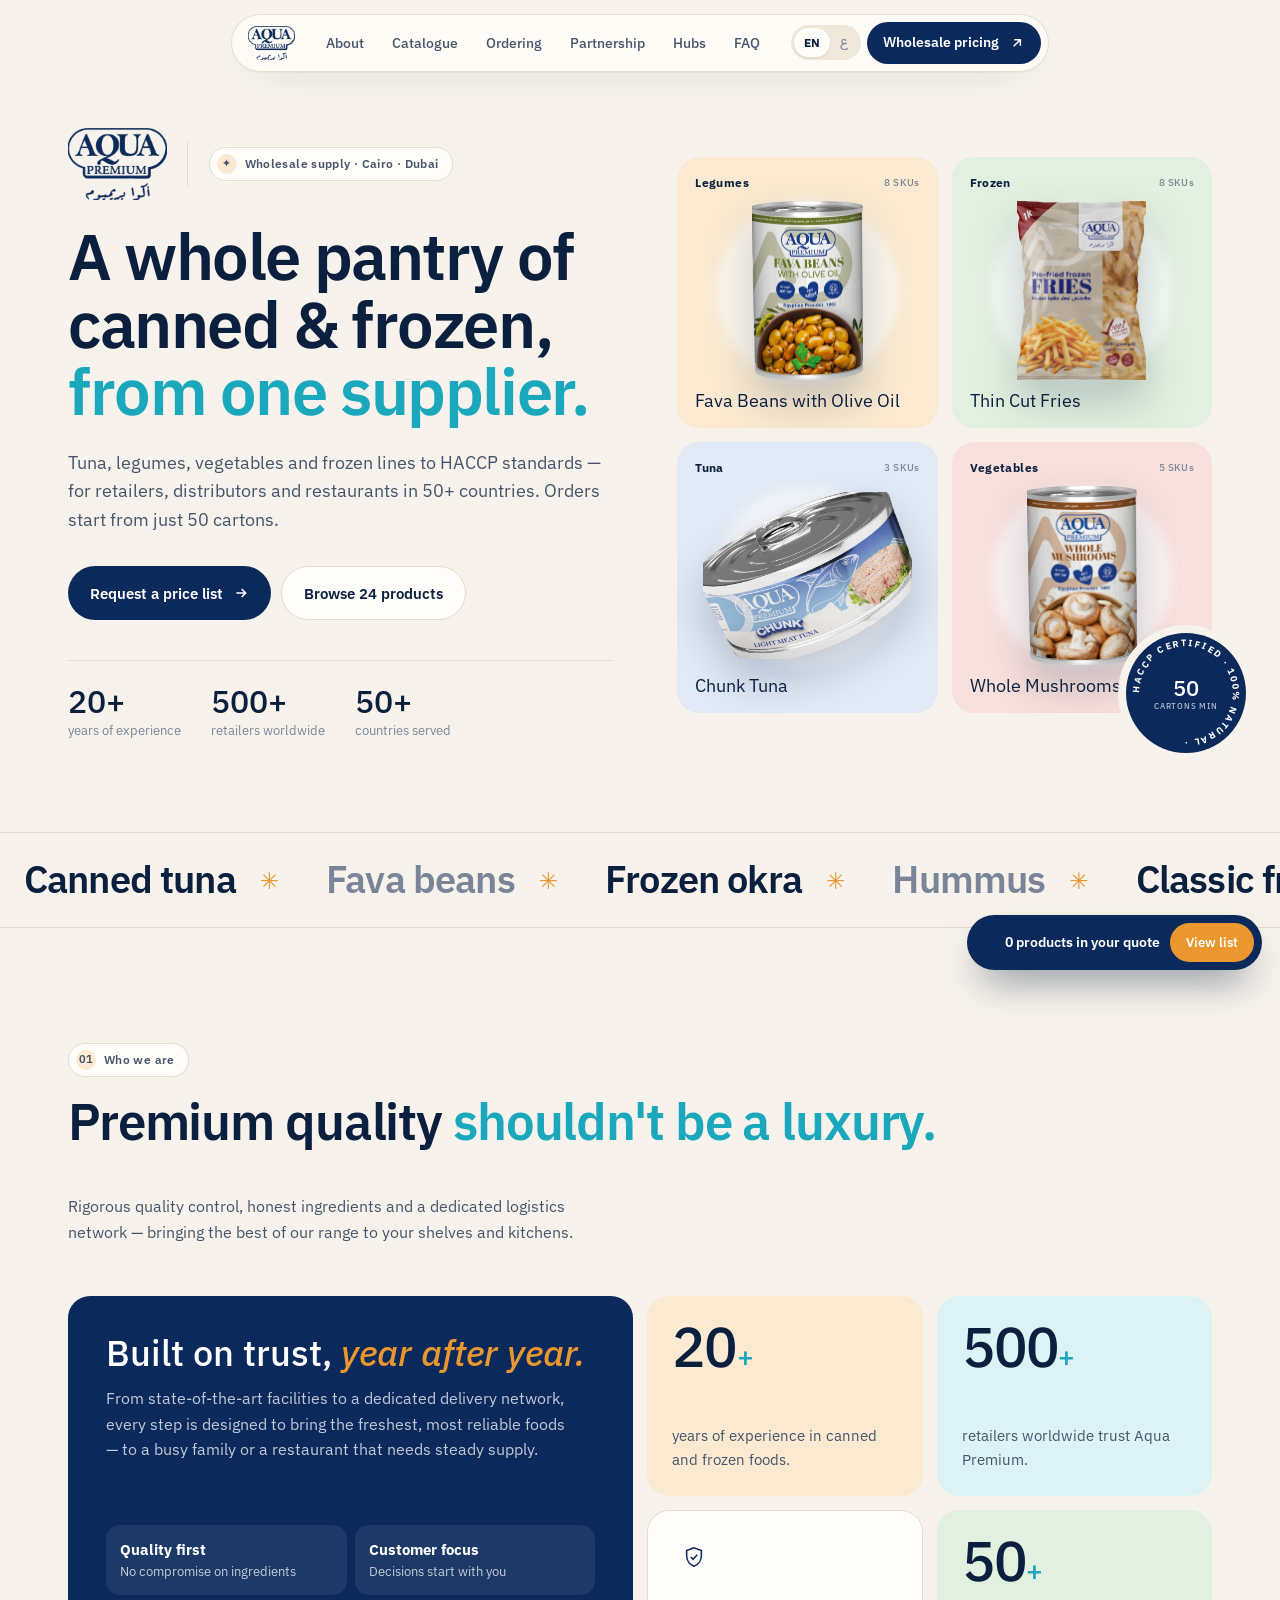
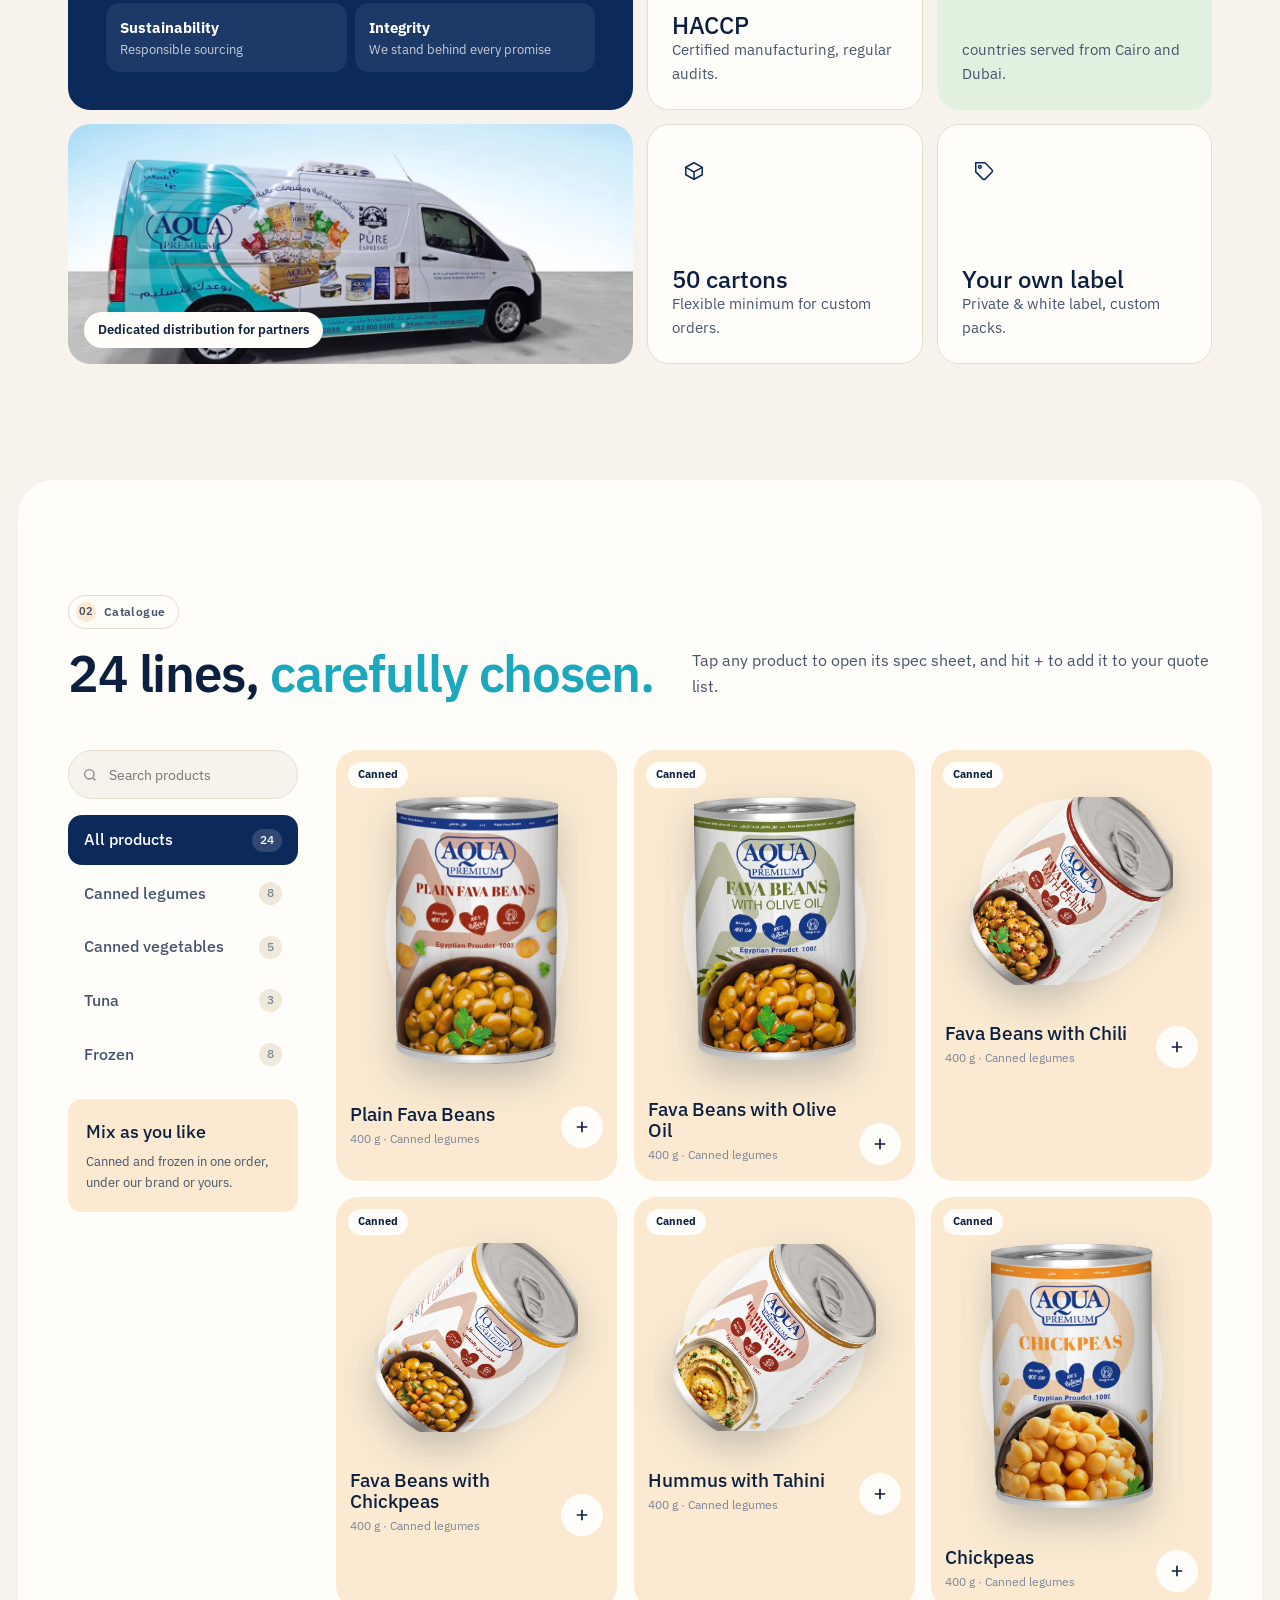
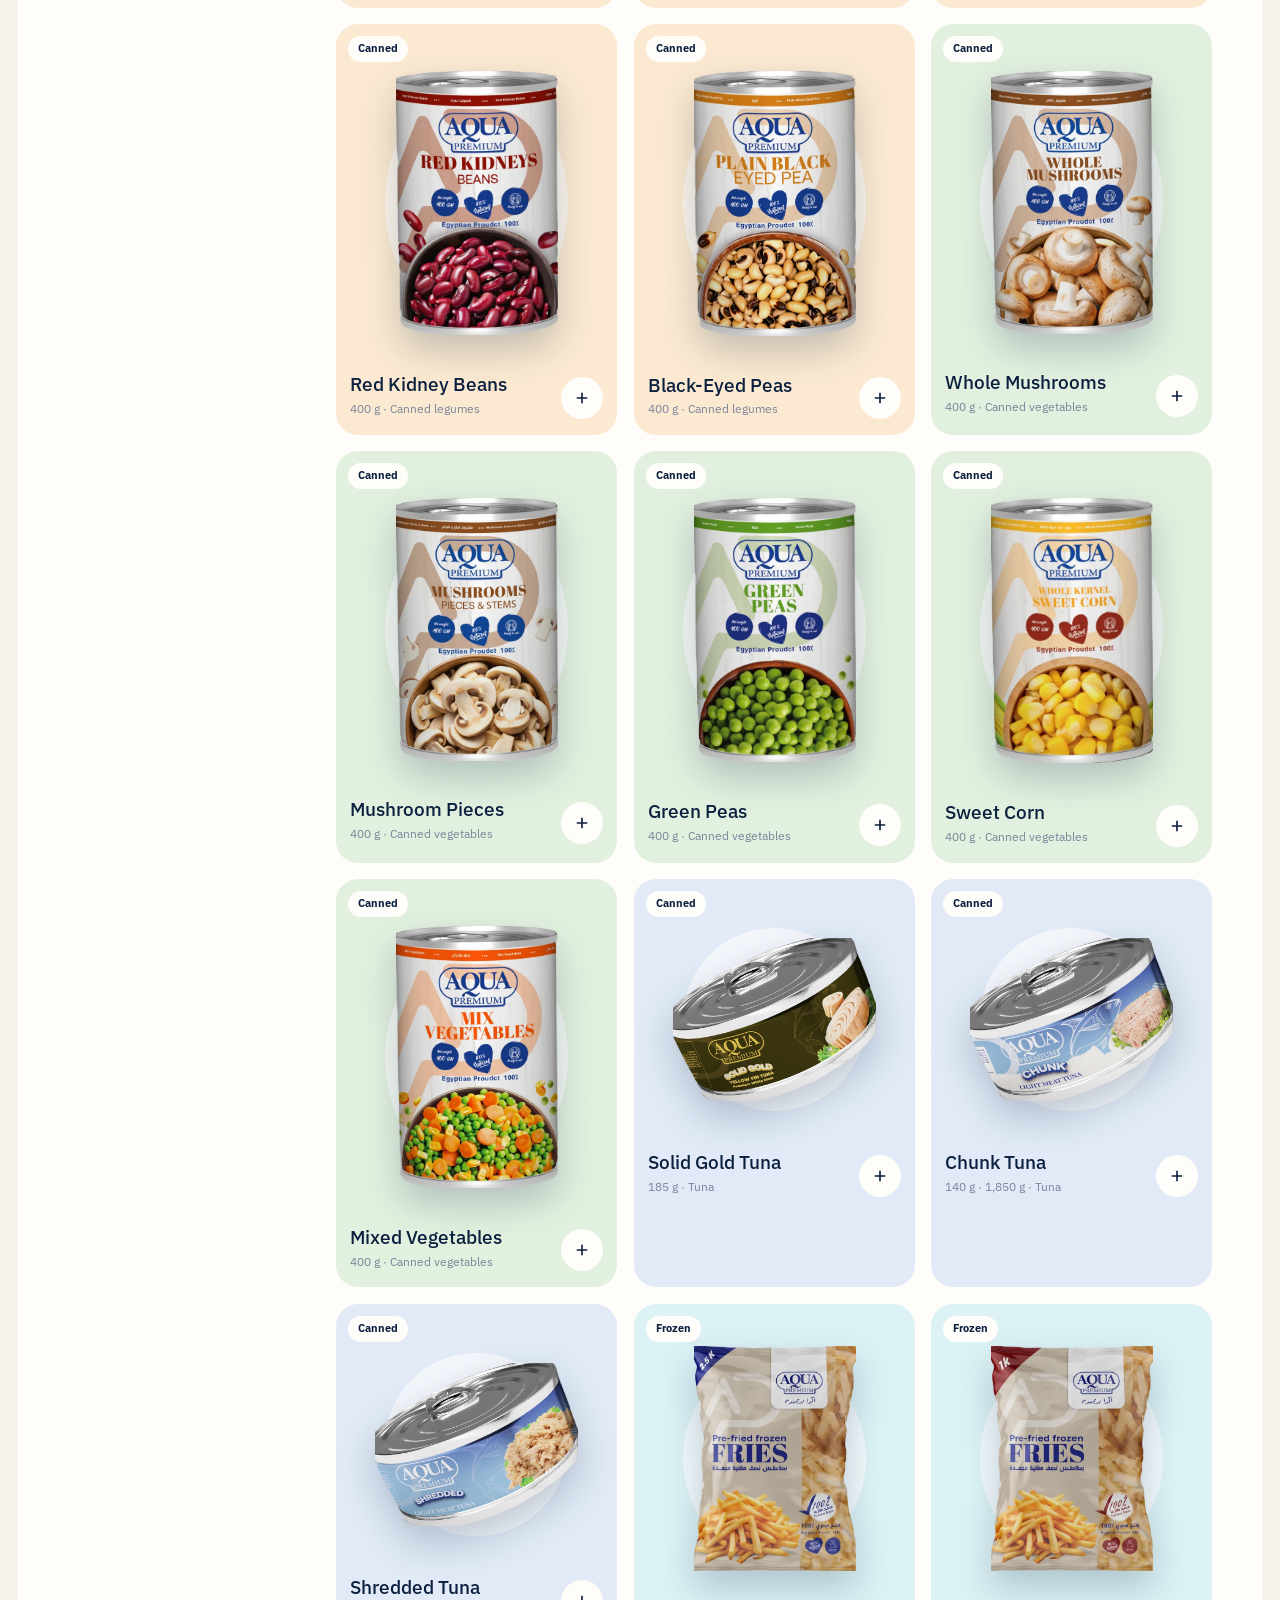
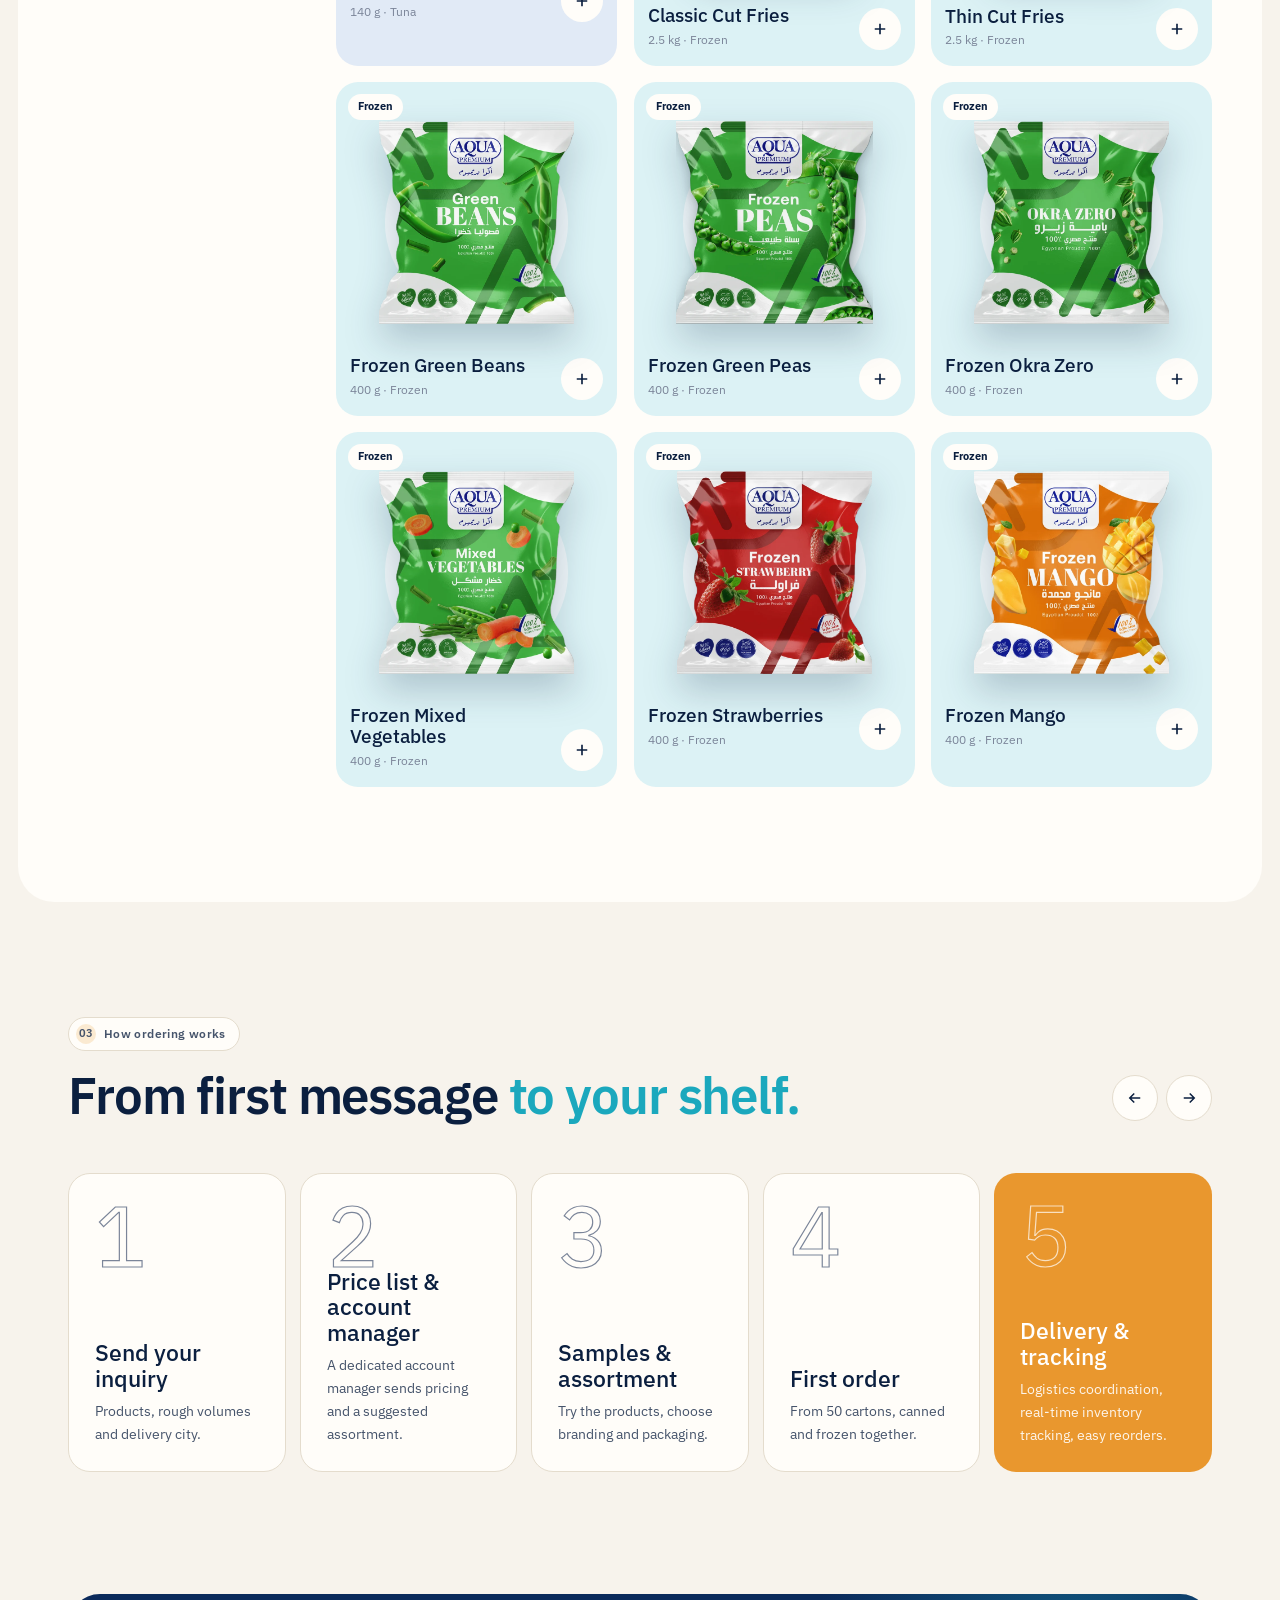
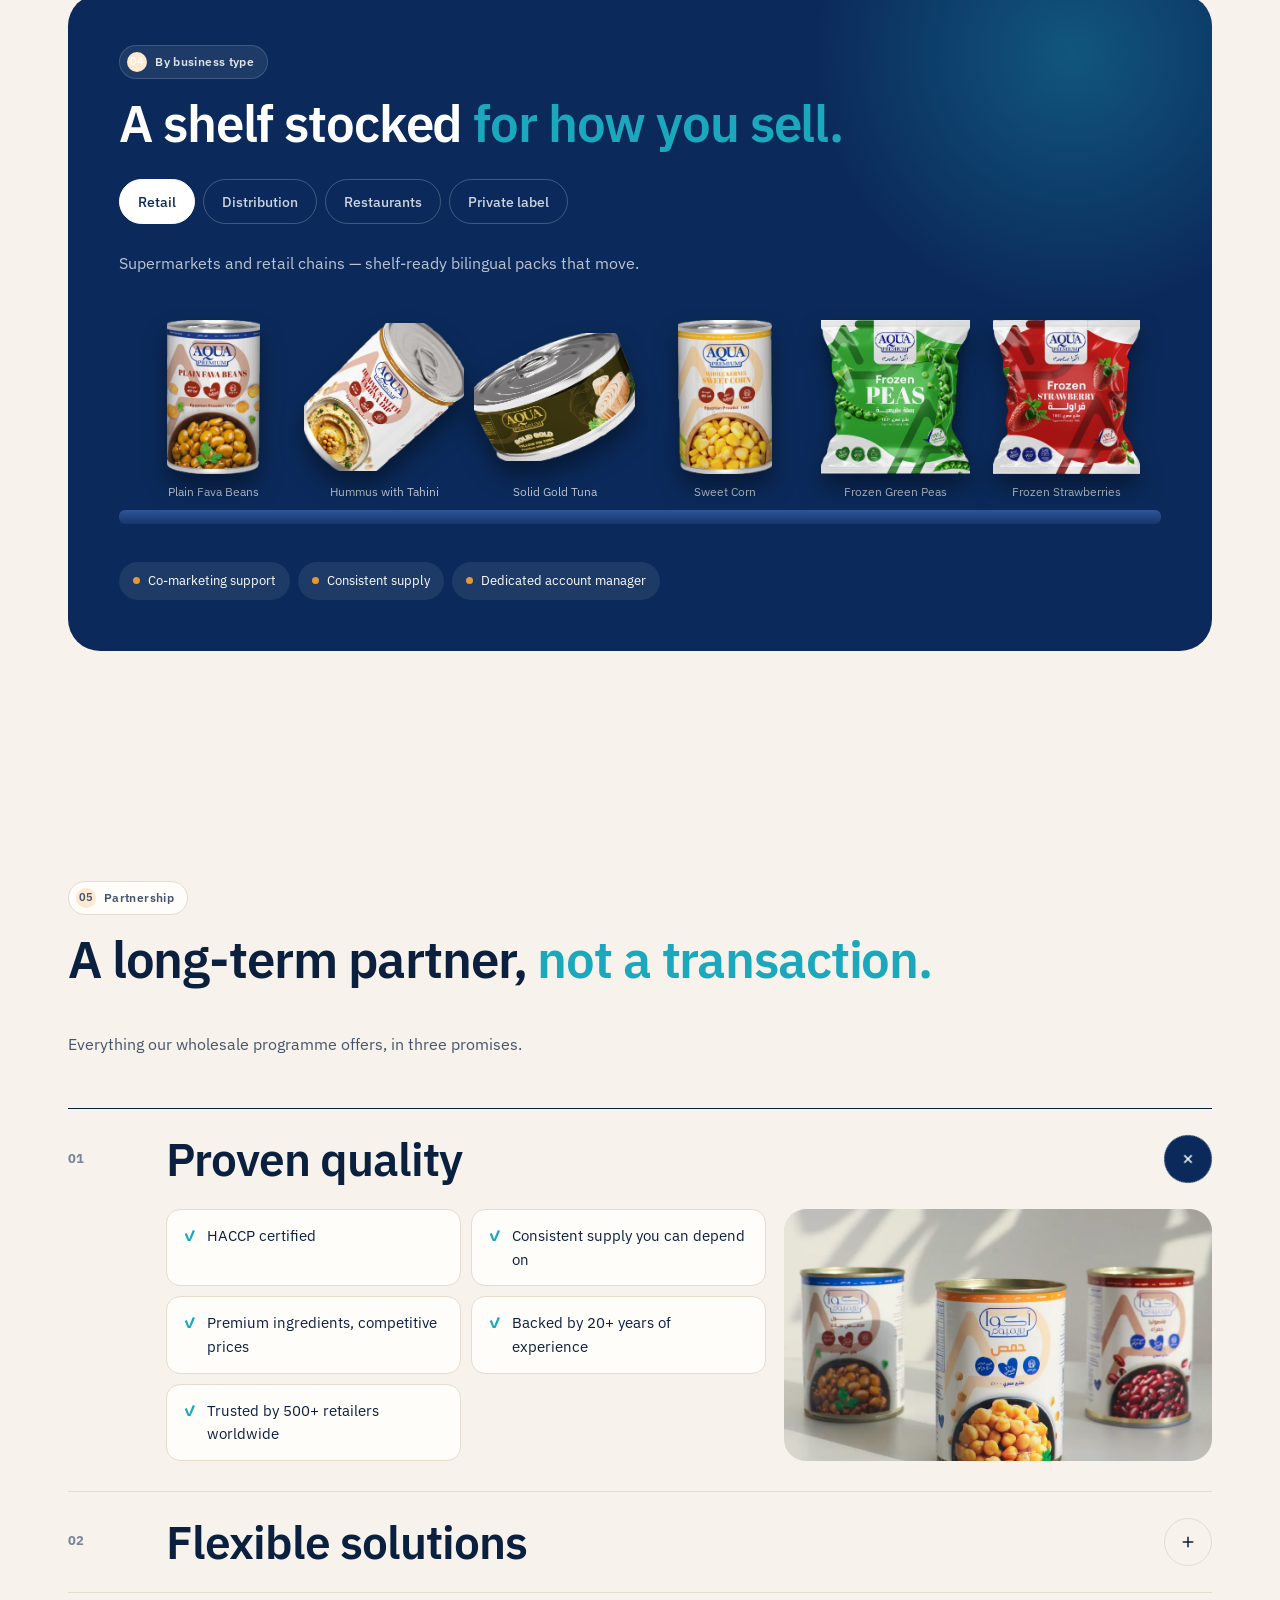
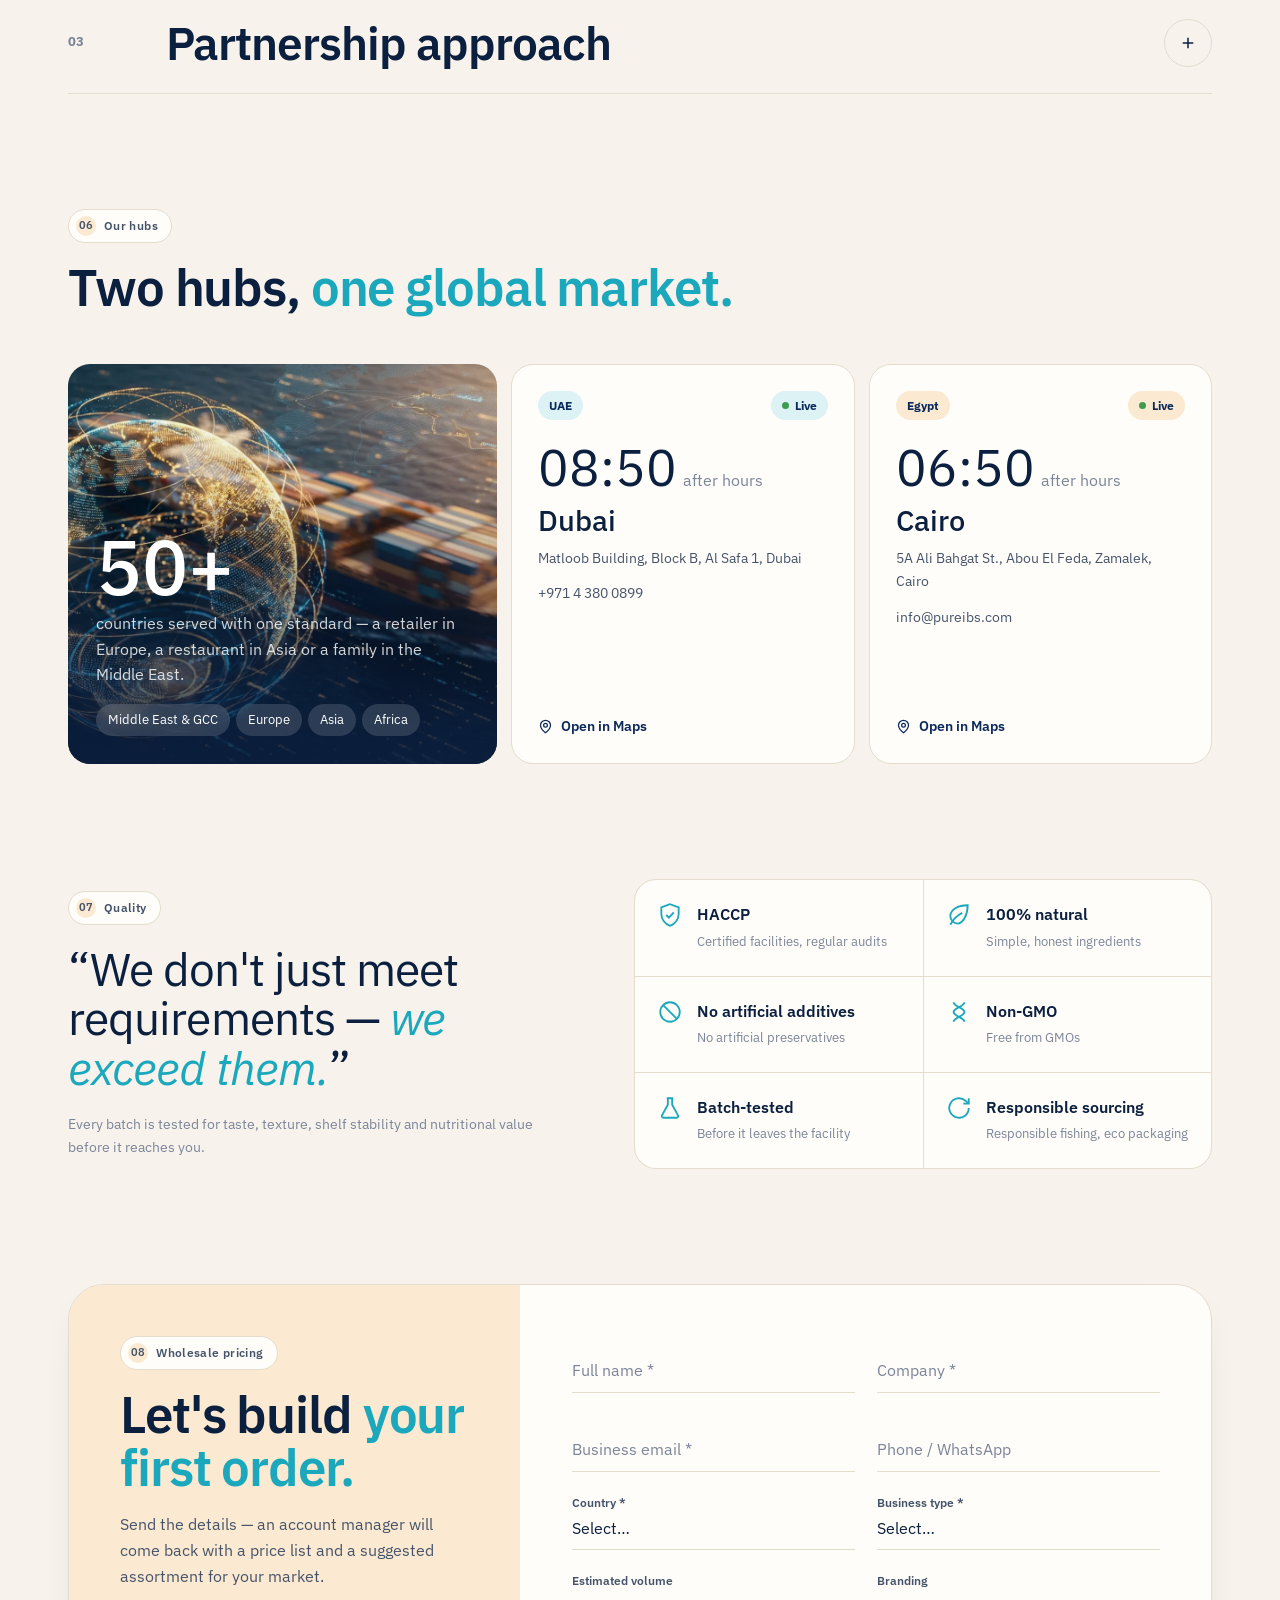
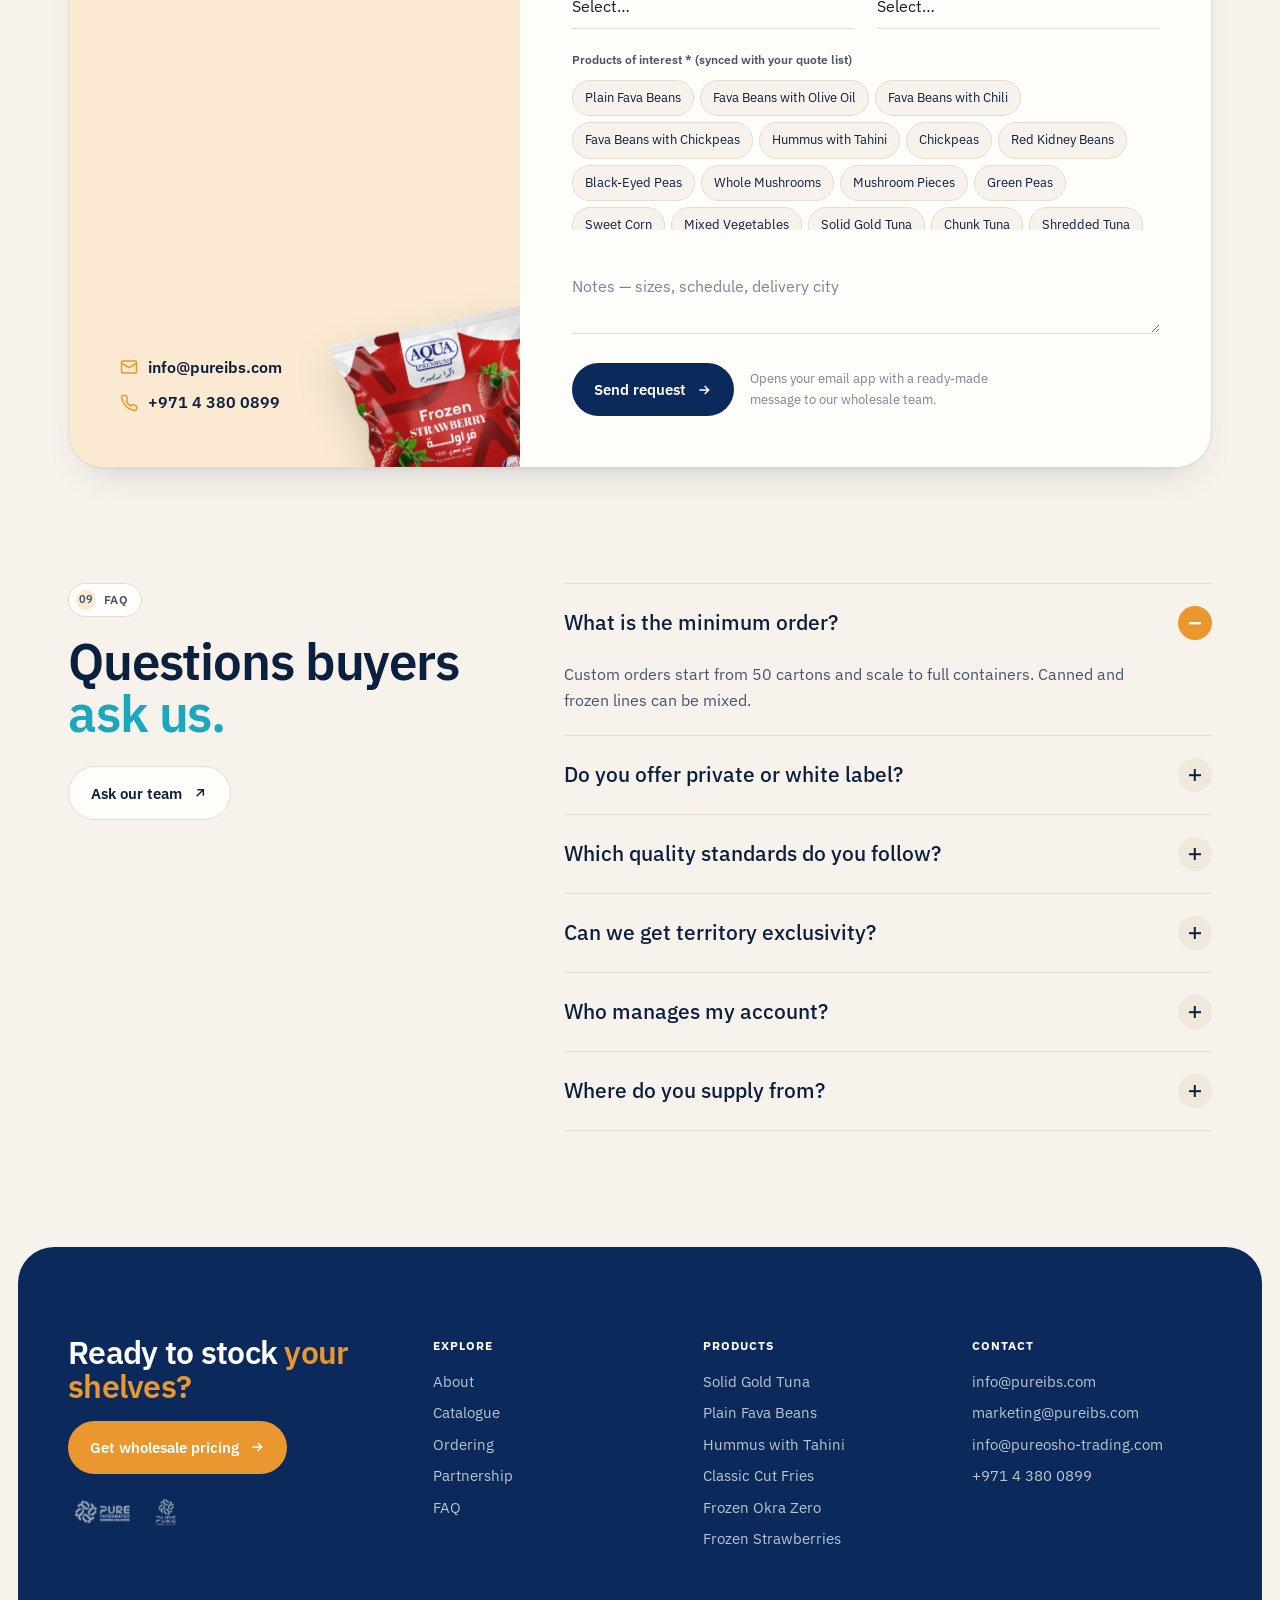
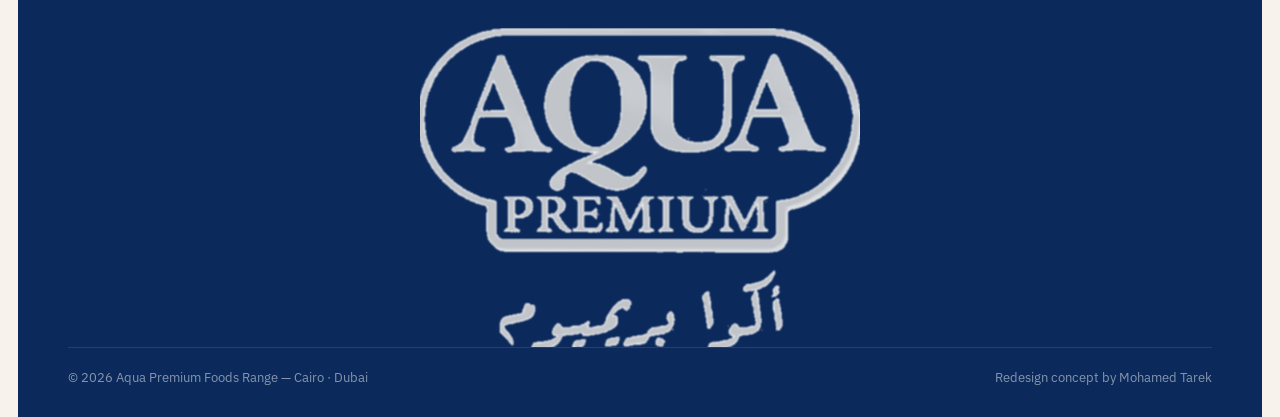
<file: index.html>
<!DOCTYPE html>
<html lang="en" dir="ltr">
<head>
<meta charset="UTF-8">
<meta name="viewport" content="width=device-width, initial-scale=1">
<title>Aqua Premium Foods — Wholesale Canned &amp; Frozen Supply</title>
<meta name="description" content="Aqua Premium Foods — HACCP-certified canned tuna, legumes, vegetables and frozen foods for retailers, distributors and restaurants. Wholesale orders from 50 cartons, private label, Cairo &amp; Dubai.">
<meta name="theme-color" content="#F7F3EC">
<link rel="icon" type="image/png" href="assets/img/favicon.png">
<link rel="preconnect" href="https://fonts.googleapis.com">
<link rel="preconnect" href="https://fonts.gstatic.com" crossorigin>
<link href="https://fonts.googleapis.com/css2?family=IBM+Plex+Sans:wght@400;500;600;700&family=IBM+Plex+Sans+Arabic:wght@400;500;600;700&display=swap" rel="stylesheet">
<script>try{if(!sessionStorage.getItem('ap-intro')&&!matchMedia('(prefers-reduced-motion: reduce)').matches)document.documentElement.classList.add('bi-on')}catch(e){}</script>
<style>
:root{
  --bg:#F7F3EC;--paper:#FFFDF9;--sand:#EFE8DB;--ink:#0B1F3F;--ink-2:#46546B;--ink-3:#7B8599;--line:#E4DCCD;
  --navy:#0B2A5B;--aqua:#1BA8BD;--aqua-soft:#DCF2F5;--amber:#E9972E;--amber-soft:#FBEAD1;
  --green:#3E9B4F;--green-soft:#E2F0DF;--red:#D8453B;--red-soft:#F8E0DC;--blue-soft:#E1EAF6;
  --f-display:"IBM Plex Sans","IBM Plex Sans Arabic",system-ui,sans-serif;--f-serif:"IBM Plex Sans","IBM Plex Sans Arabic",system-ui,sans-serif;--f-sans:"IBM Plex Sans","IBM Plex Sans Arabic",system-ui,sans-serif;--f-ar:"IBM Plex Sans Arabic","IBM Plex Sans",sans-serif;
  --r:22px;--r-sm:14px;--ease:cubic-bezier(.2,.8,.2,1);
  --wrap:1240px;--gut:clamp(18px,4vw,48px);
  --sh:0 1px 1px rgba(11,31,63,.04),0 18px 40px -24px rgba(11,31,63,.28);
}
*,*::before,*::after{box-sizing:border-box;margin:0;padding:0}
html{scroll-behavior:smooth;-webkit-text-size-adjust:100%}
body{font-family:var(--f-sans);color:var(--ink);background:var(--bg);font-size:16px;line-height:1.6;-webkit-font-smoothing:antialiased;overflow-x:hidden}
html[lang="ar"] body{font-family:var(--f-ar)}
html[lang="ar"] :is(h1,h2,h3,.num,summary,blockquote,.clock,.mark,.proof b,.tk span,.tile .nm,.mmenu a,.side-note b,.card h3,.ql-i b){font-family:var(--f-ar)!important;letter-spacing:0!important;font-style:normal!important}
img{display:block;max-width:100%}
a{color:inherit;text-decoration:none}
button{font:inherit;color:inherit;background:none;border:0;cursor:pointer}
input,select,textarea{font:inherit;color:inherit}
.wrap{max-width:var(--wrap);margin-inline:auto;padding-inline:var(--gut)}
[dir="ltr"]{unicode-bidi:isolate}
::selection{background:var(--amber);color:#fff}
.eyebrow{display:inline-flex;align-items:center;gap:8px;font-size:.78rem;font-weight:600;letter-spacing:.03em;color:var(--ink-2);padding:6px 13px 6px 7px;border-radius:40px;background:var(--paper);border:1px solid var(--line)}
html[dir="rtl"] .eyebrow{padding:6px 7px 6px 13px}
.eyebrow i{width:20px;height:20px;border-radius:50%;background:var(--amber-soft);display:grid;place-items:center;font-style:normal;font-size:.7rem}
h2.t{font-family:var(--f-serif);font-weight:500;font-size:clamp(2rem,4vw,3.4rem);line-height:1.02;letter-spacing:-.025em;margin-top:18px}
h2.t em,h1 em{font-style:italic;color:var(--aqua)}
.sub{color:var(--ink-2);font-size:1.02rem;max-width:52ch;margin-top:16px}
.head{display:flex;justify-content:space-between;align-items:flex-end;gap:30px;flex-wrap:wrap;margin-bottom:clamp(30px,4vw,52px)}
section{padding-block:clamp(70px,9vw,130px)}
.b{display:inline-flex;align-items:center;gap:10px;padding:14px 22px;border-radius:40px;font-weight:600;font-size:.95rem;transition:transform .35s var(--ease),background .3s,color .3s,box-shadow .3s,border-color .3s;white-space:nowrap}
.b svg{width:16px;height:16px;flex:none}
html[dir="rtl"] .b svg.ar{transform:scaleX(-1)}
.b-ink{background:var(--navy);color:#fff}.b-ink:hover{background:var(--aqua);box-shadow:0 14px 30px -12px rgba(27,168,189,.7)}
.b-soft{background:var(--paper);border:1px solid var(--line)}.b-soft:hover{border-color:var(--ink)}
.b-amber{background:var(--amber);color:#fff}.b-amber:hover{background:#d4831c}
.rv{opacity:0;filter:blur(10px);transform:scale(.985);transition:opacity 1.1s var(--ease),filter 1.1s var(--ease),transform 1.1s var(--ease)}
.rv.in{opacity:1;filter:none;transform:none}
.w{display:inline-block;overflow:hidden;vertical-align:top;padding-bottom:.12em;margin-bottom:-.12em}
.w>span{display:inline-block;transform:translateY(110%) rotate(5deg);transform-origin:left bottom;transition:transform 1s var(--ease)}
.split.in .w>span{transform:none}
.nav{position:fixed;top:14px;inset-inline:0;z-index:50;display:flex;justify-content:center;padding-inline:12px;transition:transform .5s var(--ease);pointer-events:none}
.nav.hide{transform:translateY(-140%)}
.nav-in{pointer-events:auto;display:flex;align-items:center;gap:6px;padding:7px 7px 7px 16px;border-radius:60px;background:rgba(255,253,249,.84);backdrop-filter:blur(18px) saturate(1.4);-webkit-backdrop-filter:blur(18px);border:1px solid rgba(228,220,205,.9);box-shadow:var(--sh);max-width:100%}
html[dir="rtl"] .nav-in{padding:7px 16px 7px 7px}
.nav-logo img{height:34px;width:auto}
.nav-links{display:flex;gap:2px;margin-inline:12px}
.nav-links a{padding:8px 13px;border-radius:30px;font-size:.88rem;font-weight:500;color:var(--ink-2);transition:background .25s,color .25s}
.nav-links a:hover,.nav-links a.act{background:var(--sand);color:var(--ink)}
.lang{display:flex;background:var(--sand);border-radius:30px;padding:3px}
.lang button{padding:5px 10px;border-radius:30px;font-size:.75rem;font-weight:700;color:var(--ink-3)}
.lang button.on{background:var(--paper);color:var(--ink);box-shadow:0 1px 3px rgba(0,0,0,.08)}
.nav .b{padding:10px 16px;font-size:.85rem}
.burger{display:none;width:40px;height:40px;border-radius:50%;background:var(--sand);align-items:center;justify-content:center;flex-direction:column;gap:4px}
.burger span{width:16px;height:1.6px;background:var(--ink);transition:transform .3s,opacity .3s}
.burger.x span:nth-child(1){transform:translateY(5.6px) rotate(45deg)}.burger.x span:nth-child(2){opacity:0}.burger.x span:nth-child(3){transform:translateY(-5.6px) rotate(-45deg)}
.mmenu{position:fixed;inset:10px;z-index:45;border-radius:26px;background:var(--navy);color:#fff;padding:96px 26px 26px;display:flex;flex-direction:column;gap:2px;clip-path:circle(0% at 50% 34px);transition:clip-path .7s var(--ease),visibility 0s .7s;visibility:hidden}
.mmenu.open{clip-path:circle(150% at 50% 34px);visibility:visible;transition:clip-path .7s var(--ease)}
.mmenu a{font-family:var(--f-serif);font-size:2rem;padding:6px 0;border-bottom:1px solid rgba(255,255,255,.12)}
.mmenu a.b{margin-top:auto;justify-content:center;font-family:var(--f-sans)!important;font-size:1rem;border:0;padding:14px 22px}
.hero{padding-top:128px;padding-bottom:0}
.hero-grid{display:grid;grid-template-columns:1.02fr 1fr;gap:clamp(30px,5vw,70px);align-items:center}
.hero h1{font-family:var(--f-serif);font-weight:500;font-size:clamp(2.8rem,6vw,5.4rem);line-height:.98;letter-spacing:-.035em;margin-top:22px}
.hero .sub{font-size:1.1rem;margin-top:24px}
.hero-cta{display:flex;gap:10px;flex-wrap:wrap;margin-top:32px}
.proof{display:flex;gap:30px;flex-wrap:wrap;margin-top:40px;padding-top:24px;border-top:1px solid var(--line)}
.proof b{display:block;font-family:var(--f-serif);font-size:2rem;font-weight:500;line-height:1}
.proof>div>span{font-size:.8rem;color:var(--ink-3)}
.hero-tiles{position:relative}
.tiles{display:grid;grid-template-columns:1fr 1fr;gap:14px;aspect-ratio:1/1.04}
.tile{position:relative;border-radius:var(--r);overflow:hidden;background:var(--tc);display:flex;flex-direction:column;justify-content:space-between;padding:16px 18px;isolation:isolate;opacity:0;transform:translateY(30px);animation:tin 1.1s var(--ease) forwards}
.tile:nth-child(1){--tc:var(--amber-soft);animation-delay:.15s}.tile:nth-child(2){--tc:var(--green-soft);animation-delay:.3s}.tile:nth-child(3){--tc:var(--blue-soft);animation-delay:.45s}.tile:nth-child(4){--tc:var(--red-soft);animation-delay:.6s}
@keyframes tin{to{opacity:1;transform:none}}
.tile .lab{position:relative;z-index:2;font-size:.76rem;font-weight:700;letter-spacing:.03em;display:flex;justify-content:space-between;align-items:center;gap:8px}
.tile .lab small{font-weight:500;color:var(--ink-3)}
.tile .nm{position:relative;z-index:2;font-family:var(--f-serif);font-size:1.1rem;line-height:1.1;min-height:1.2em}
.tile .pics{position:absolute;inset:16% 10% 18%}
.tile .pics img{position:absolute;inset:0;width:100%;height:100%;object-fit:contain;filter:drop-shadow(0 20px 22px rgba(11,31,63,.22));opacity:0;transform:translateY(26px) scale(.92) rotate(-5deg);transition:opacity .9s var(--ease),transform 1.1s var(--ease)}
.tile .pics img.on{opacity:1;transform:none}
.tile::after{content:"";position:absolute;width:70%;aspect-ratio:1;border-radius:50%;background:rgba(255,255,255,.6);left:15%;top:16%;z-index:-1;filter:blur(6px)}
.stamp{position:absolute;z-index:3;width:120px;height:120px;border-radius:50%;background:var(--navy);color:#fff;display:grid;place-items:center;top:50%;left:50%;transform:translate(-50%,-50%);box-shadow:0 0 0 8px var(--bg)}
.stamp svg{position:absolute;inset:0;width:100%;height:100%;animation:spin 20s linear infinite}
.stamp text{font-size:9.2px;font-weight:700;letter-spacing:2.1px;fill:#fff;font-family:var(--f-sans)}
.stamp b{font-family:var(--f-serif);font-size:1.4rem;font-weight:500;line-height:1;text-align:center}
.stamp b small{display:block;font-family:var(--f-sans);font-size:.5rem;letter-spacing:.1em;opacity:.7;margin-top:3px}
@keyframes spin{to{transform:rotate(360deg)}}
.ticker{margin-top:clamp(50px,7vw,90px);border-block:1px solid var(--line);overflow:hidden;padding:16px 0}
.tk{display:flex;width:max-content;animation:tk 45s linear infinite}
html[dir="rtl"] .tk{animation-name:tkr}
@keyframes tk{to{transform:translateX(-50%)}}@keyframes tkr{to{transform:translateX(50%)}}
.tk span{font-family:var(--f-serif);font-size:clamp(1.5rem,3vw,2.4rem);padding-inline:24px;white-space:nowrap;display:flex;align-items:center;gap:24px}
.tk span::after{content:"✳";font-size:.6em;color:var(--amber);font-style:normal}
.tk span:nth-child(even){font-style:italic;color:var(--ink-3)}
.bento{display:grid;grid-template-columns:repeat(4,1fr);grid-auto-rows:minmax(200px,auto);gap:14px}
.bx{border-radius:var(--r);background:var(--paper);border:1px solid var(--line);padding:24px;display:flex;flex-direction:column;justify-content:space-between;gap:16px;position:relative;overflow:hidden;transition:transform .6s var(--ease),box-shadow .6s}
.bx:hover{transform:translateY(-4px);box-shadow:var(--sh)}
.bx .num{font-family:var(--f-serif);font-size:clamp(2.8rem,4.4vw,3.9rem);line-height:.9;font-weight:500;letter-spacing:-.03em}
.bx .num small{font-size:.5em;color:var(--aqua)}
.bx p{font-size:.92rem;color:var(--ink-2);max-width:34ch}
.bx h3{font-family:var(--f-serif);font-weight:500;font-size:1.5rem;line-height:1.1}
.bx.story{grid-column:span 2;grid-row:span 2;background:var(--navy);color:#fff;border:0;padding:clamp(24px,3vw,38px)}
.bx.story h3{font-size:clamp(1.7rem,2.8vw,2.5rem);line-height:1.05}
.bx.story h3 em{color:var(--amber);font-style:italic}
.bx.story p{color:rgba(255,255,255,.75);max-width:46ch;font-size:1rem}
.vals{display:grid;grid-template-columns:1fr 1fr;gap:8px}
.vals>span{padding:12px 14px;border-radius:var(--r-sm);background:rgba(255,255,255,.07);font-size:.84rem;color:rgba(255,255,255,.75);transition:background .3s}
.vals>span:hover{background:rgba(255,255,255,.13)}
.vals b{display:block;color:#fff;font-size:.95rem}
.bx.photo{grid-column:span 2;padding:0;border:0;min-height:240px}
.bx.photo img{position:absolute;inset:0;width:100%;height:100%;object-fit:cover;transition:transform 1.4s var(--ease)}
.bx.photo:hover img{transform:scale(1.05)}
.bx.photo span{position:absolute;bottom:16px;inset-inline-start:16px;background:var(--paper);padding:8px 14px;border-radius:30px;font-size:.8rem;font-weight:600}
.bx.aqua{background:var(--aqua-soft);border-color:transparent}
.bx.amber{background:var(--amber-soft);border-color:transparent}
.bx.green{background:var(--green-soft);border-color:transparent}
.ic{width:44px;height:44px;border-radius:50%;background:var(--paper);display:grid;place-items:center}
.ic svg{width:22px;height:22px;color:var(--navy)}
.cat{background:var(--paper);border-radius:36px;margin-inline:clamp(0px,1.4vw,18px)}
.cat-layout{display:grid;grid-template-columns:230px 1fr;gap:clamp(24px,3vw,44px);align-items:start}
.side{position:sticky;top:96px;display:flex;flex-direction:column;gap:4px}
.side button{display:flex;justify-content:space-between;align-items:center;gap:10px;padding:12px 16px;border-radius:var(--r-sm);font-weight:500;color:var(--ink-2);text-align:start;transition:background .25s,color .25s}
.side button small{font-size:.74rem;color:var(--ink-3);background:var(--sand);padding:2px 8px;border-radius:20px}
.side button:hover{background:var(--bg)}
.side button.on{background:var(--navy);color:#fff}.side button.on small{background:rgba(255,255,255,.15);color:#fff}
.search{position:relative;margin-bottom:12px}
.search input{width:100%;padding:12px 14px 12px 40px;border-radius:40px;border:1px solid var(--line);background:var(--bg);font-size:.9rem}
html[dir="rtl"] .search input{padding:12px 40px 12px 14px}
.search input:focus{outline:0;border-color:var(--aqua)}
.search svg{position:absolute;inset-inline-start:14px;top:50%;transform:translateY(-50%);width:16px;height:16px;color:var(--ink-3)}
.side-note{margin-top:16px;padding:18px;border-radius:var(--r-sm);background:var(--amber-soft);font-size:.84rem;color:var(--ink-2)}
.side-note b{display:block;color:var(--ink);font-family:var(--f-serif);font-size:1.15rem;font-weight:500;margin-bottom:4px}
.m-search{display:none}
.grid{display:grid;grid-template-columns:repeat(3,1fr);gap:16px}
.card{position:relative;border-radius:var(--r);background:var(--cc);padding:14px 14px 16px;display:flex;flex-direction:column;cursor:pointer;transition:transform .6s var(--ease),box-shadow .6s;animation:pop .6s var(--ease) both}
@keyframes pop{from{opacity:0;transform:translateY(14px) scale(.97)}}
.card:hover{transform:translateY(-6px);box-shadow:var(--sh)}
.card[data-cat="leg"]{--cc:var(--amber-soft)}.card[data-cat="veg"]{--cc:var(--green-soft)}.card[data-cat="sea"]{--cc:var(--blue-soft)}.card[data-cat="frz"]{--cc:var(--aqua-soft)}
.card.hide{display:none}
.card .pic{aspect-ratio:1;display:grid;place-items:center;position:relative}
.card .pic::before{content:"";position:absolute;inset:14%;border-radius:50%;background:rgba(255,255,255,.6);transition:transform .8s var(--ease)}
.card:hover .pic::before{transform:scale(1.12)}
.card .pic img{position:relative;width:80%;height:80%;object-fit:contain;filter:drop-shadow(0 16px 18px rgba(11,31,63,.22));transition:transform .8s var(--ease)}
.card:hover .pic img{transform:rotate(-5deg) scale(1.06)}
.card .tag{position:absolute;top:12px;inset-inline-start:12px;z-index:2;font-size:.7rem;font-weight:700;padding:4px 10px;border-radius:30px;background:var(--paper)}
.card .info{display:flex;justify-content:space-between;align-items:flex-end;gap:10px;margin-top:6px}
.card h3{font-family:var(--f-serif);font-weight:500;font-size:1.16rem;line-height:1.12}
.card .meta{font-size:.78rem;color:var(--ink-3);margin-top:4px}
.plus{flex:none;width:42px;height:42px;border-radius:50%;background:var(--paper);display:grid;place-items:center;transition:background .3s,color .3s}
.plus svg{width:18px;height:18px;transition:transform .45s var(--ease)}
.plus:hover,.plus.on{background:var(--navy);color:#fff}
.plus.on svg{transform:rotate(135deg)}
.empty{grid-column:1/-1;display:none;padding:40px;text-align:center;border:1.5px dashed var(--line);border-radius:var(--r);color:var(--ink-3)}
.empty.on{display:block}
.tray{position:fixed;bottom:18px;inset-inline-end:18px;z-index:40;display:flex;align-items:center;gap:10px;padding:8px 8px 8px 20px;border-radius:40px;background:var(--navy);color:#fff;box-shadow:0 20px 40px -14px rgba(11,31,63,.6);transform:translateY(160%);transition:transform .6s var(--ease)}
html[dir="rtl"] .tray{padding:8px 20px 8px 8px}
.tray.on{transform:none}
.tray .th{display:flex;padding-inline-start:8px}
.tray .th img{width:32px;height:32px;object-fit:contain;border-radius:50%;background:#fff;padding:3px;margin-inline-start:-8px;border:2px solid var(--navy)}
.tray b{font-size:.88rem;font-weight:600}
.tray button{padding:9px 16px;border-radius:30px;background:var(--amber);font-weight:600;font-size:.82rem}
.scrim{position:fixed;inset:0;z-index:90;background:rgba(11,31,63,.35);backdrop-filter:blur(4px);opacity:0;pointer-events:none;transition:opacity .4s}
.scrim.on{opacity:1;pointer-events:auto}
.drawer{position:fixed;top:10px;bottom:10px;inset-inline-end:10px;z-index:100;width:min(470px,calc(100% - 20px));background:var(--paper);border-radius:26px;display:flex;flex-direction:column;overflow:hidden;transform:translateX(calc(100% + 24px));transition:transform .6s var(--ease)}
html[dir="rtl"] .drawer{transform:translateX(calc(-100% - 24px))}
.drawer.on{transform:none!important}
.d-top{display:flex;justify-content:space-between;align-items:center;padding:14px 16px 14px 22px;border-bottom:1px solid var(--line)}
html[dir="rtl"] .d-top{padding:14px 22px 14px 16px}
.d-top span{font-size:.8rem;font-weight:700;color:var(--ink-3)}
.x{width:38px;height:38px;border-radius:50%;background:var(--sand);display:grid;place-items:center;transition:transform .4s var(--ease)}
.x:hover{transform:rotate(90deg)}.x svg{width:15px;height:15px}
.d-body{flex:1;overflow:auto;padding:0 22px 22px}
.d-pic{margin-inline:-22px;background:var(--cc,var(--aqua-soft));aspect-ratio:1.3;display:grid;place-items:center;cursor:zoom-in}
.d-pic img{height:78%;object-fit:contain;filter:drop-shadow(0 24px 26px rgba(11,31,63,.25));animation:pop .7s var(--ease)}
.d-body h3{font-family:var(--f-serif);font-weight:500;font-size:2rem;line-height:1.05;margin-top:20px}
.d-body .alt{color:var(--ink-3);margin-top:4px}
.d-body .desc{color:var(--ink-2);margin-top:14px;font-size:.95rem}
.spec{margin-top:18px;border-top:1px solid var(--line)}
.spec div{display:flex;justify-content:space-between;gap:16px;padding:11px 0;border-bottom:1px solid var(--line);font-size:.88rem}
.spec dt{color:var(--ink-3)}.spec dd{text-align:end;font-weight:500}
.d-foot{padding:14px 16px;border-top:1px solid var(--line);display:flex;gap:8px}
.d-foot .b{flex:1;justify-content:center}
.ql{display:grid;gap:8px;padding-top:18px}
.ql-i{display:grid;grid-template-columns:54px 1fr auto;gap:12px;align-items:center;padding:8px;border-radius:var(--r-sm);background:var(--bg);animation:pop .5s var(--ease) both}
.ql-i img{width:54px;height:54px;object-fit:contain}
.ql-i b{font-family:var(--f-serif);font-weight:500}
.ql-i small{display:block;color:var(--ink-3);font-size:.78rem}
.ql-i button{width:32px;height:32px;border-radius:50%;background:var(--paper);display:grid;place-items:center}
.ql-i button svg{width:13px;height:13px}
.ql-empty{padding:40px 0;color:var(--ink-3);text-align:center}
.lightbox{position:fixed;inset:0;z-index:120;background:rgba(11,31,63,.92);display:grid;place-items:center;padding:30px;opacity:0;pointer-events:none;transition:opacity .3s;cursor:zoom-out}
.lightbox.on{opacity:1;pointer-events:auto}
.lightbox img{max-height:88svh;width:auto}
.rail{display:grid;grid-auto-flow:column;grid-auto-columns:minmax(212px,1fr);gap:14px;overflow-x:auto;scroll-snap-type:x mandatory;padding-bottom:6px;scrollbar-width:none}
.rail::-webkit-scrollbar{display:none}
.step{scroll-snap-align:start;border-radius:var(--r);padding:26px;background:var(--paper);border:1px solid var(--line);min-height:290px;display:flex;flex-direction:column;justify-content:space-between;transition:background .4s,transform .6s var(--ease)}
.step:hover{transform:translateY(-6px)}
.step .n{font-family:var(--f-serif);font-size:5.4rem;line-height:.8;font-weight:400;color:transparent;-webkit-text-stroke:1.2px var(--ink-3);transition:color .4s,-webkit-text-stroke-color .4s}
.step:hover .n{color:var(--amber);-webkit-text-stroke-color:var(--amber)}
.step h3{font-family:var(--f-serif);font-weight:500;font-size:1.45rem;line-height:1.1}
.step p{font-size:.9rem;color:var(--ink-2);margin-top:8px}
.step.last{background:var(--amber);color:#fff;border:0}.step.last p{color:rgba(255,255,255,.9)}.step.last .n{-webkit-text-stroke-color:rgba(255,255,255,.7)}.step.last:hover .n{color:#fff}
.rail-nav{display:flex;gap:8px}
.rail-nav button{width:46px;height:46px;border-radius:50%;border:1px solid var(--line);background:var(--paper);display:grid;place-items:center;transition:background .3s,color .3s}
.rail-nav button:hover{background:var(--navy);color:#fff}
.rail-nav svg{width:18px;height:18px}
html[dir="rtl"] .rail-nav svg{transform:scaleX(-1)}
.shelf-wrap{border-radius:32px;background:var(--navy);color:#fff;padding:clamp(26px,4vw,56px);position:relative;overflow:hidden}
.shelf-wrap::before{content:"";position:absolute;width:560px;height:560px;border-radius:50%;background:radial-gradient(circle,rgba(27,168,189,.35),transparent 65%);top:-220px;inset-inline-end:-140px}
.shelf-wrap>*{position:relative}
.shelf-wrap .eyebrow{background:rgba(255,255,255,.08);border-color:rgba(255,255,255,.15);color:rgba(255,255,255,.85)}
.shelf-wrap h2.t{color:#fff}.shelf-wrap .sub{color:rgba(255,255,255,.72)}
.pills{display:flex;gap:8px;flex-wrap:wrap}
.pills button{padding:10px 18px;border-radius:40px;border:1px solid rgba(255,255,255,.22);font-weight:500;font-size:.9rem;color:rgba(255,255,255,.8);transition:all .3s}
.pills button:hover{border-color:#fff;color:#fff}
.pills button.on{background:#fff;color:var(--navy);border-color:#fff}
.shelf{margin-top:44px;display:grid;grid-template-columns:repeat(6,1fr);gap:10px;align-items:end;position:relative;padding:0 14px}
.shelf::after{content:"";position:absolute;inset-inline:0;bottom:-10px;height:14px;border-radius:6px;background:linear-gradient(#2E5596,#15366C);box-shadow:0 22px 30px -12px rgba(0,0,0,.6)}
.sp{display:flex;flex-direction:column;align-items:center;gap:10px;animation:drop .8s var(--ease) both}
@keyframes drop{from{opacity:0;transform:translateY(-50px)}}
.sp img{height:clamp(90px,12vw,165px);max-width:100%;object-fit:contain;filter:drop-shadow(0 14px 12px rgba(0,0,0,.4));transition:transform .5s var(--ease)}
.sp:hover img{transform:translateY(-10px) rotate(-3deg)}
.sp span{font-size:.75rem;color:rgba(255,255,255,.72);text-align:center;line-height:1.25;min-height:2.5em}
.perks{display:flex;flex-wrap:wrap;gap:8px;margin-top:48px}
.perks span{padding:8px 14px;border-radius:30px;background:rgba(255,255,255,.08);font-size:.84rem;display:flex;gap:8px;align-items:center;animation:pop .6s var(--ease) both}
.perks span::before{content:"";width:7px;height:7px;border-radius:50%;background:var(--amber)}
.acc{border-top:1.5px solid var(--ink)}
.ac{border-bottom:1px solid var(--line)}
.ac-h{width:100%;display:grid;grid-template-columns:80px 1fr auto;gap:18px;align-items:center;padding:26px 0;text-align:start}
.ac-h .k{font-size:.8rem;font-weight:700;color:var(--ink-3)}
.ac-h h3{font-family:var(--f-serif);font-weight:500;font-size:clamp(1.7rem,3.6vw,3rem);line-height:1;letter-spacing:-.02em;transition:color .3s,transform .5s var(--ease)}
.ac-h:hover h3{color:var(--aqua);transform:translateX(8px)}
html[dir="rtl"] .ac-h:hover h3{transform:translateX(-8px)}
.ac-h .pm{width:48px;height:48px;border-radius:50%;border:1px solid var(--line);display:grid;place-items:center;transition:transform .5s var(--ease),background .3s,color .3s}
.ac-h .pm svg{width:18px;height:18px}
.ac.on .pm{transform:rotate(45deg);background:var(--navy);color:#fff;border-color:var(--navy)}
.ac-b{display:grid;grid-template-rows:0fr;transition:grid-template-rows .7s var(--ease)}
.ac.on .ac-b{grid-template-rows:1fr}
.ac-b>div{overflow:hidden;min-height:0}
.ac-in{display:grid;grid-template-columns:80px 1.4fr 1fr;gap:18px;padding-bottom:30px}
.ac-in ul{list-style:none;display:grid;grid-template-columns:1fr 1fr;gap:10px;grid-column:2;align-content:start}
.ac-in li{padding:14px 16px;border-radius:var(--r-sm);background:var(--paper);border:1px solid var(--line);font-size:.92rem;display:flex;gap:10px;align-items:flex-start}
.ac-in li::before{content:"✓";color:var(--aqua);font-weight:700}
.ac-in .ph{border-radius:var(--r);overflow:hidden;min-height:220px;background:var(--sand);position:relative}
.ac-in .ph img{position:absolute;inset:0;width:100%;height:100%;object-fit:cover}
.ac-in .ph.pk{display:grid;place-items:center;background:var(--aqua-soft)}
.ac-in .ph.pk img{position:static;width:auto;height:80%;max-height:240px;object-fit:contain;filter:drop-shadow(0 18px 20px rgba(11,31,63,.25))}
.hubs{display:grid;grid-template-columns:1.25fr 1fr 1fr;gap:14px}
.globe{border-radius:var(--r);overflow:hidden;position:relative;min-height:400px;color:#fff;padding:28px;display:flex;flex-direction:column;justify-content:flex-end;isolation:isolate}
.globe img{position:absolute;inset:0;width:100%;height:100%;object-fit:cover;z-index:-2;transform:scale(1.12);transition:transform 2.4s var(--ease)}
.globe.in img{transform:none}
.globe::before{content:"";position:absolute;inset:0;z-index:-1;background:linear-gradient(0deg,rgba(11,31,63,.92),rgba(11,31,63,.05) 65%)}
.globe .num{font-family:var(--f-serif);font-weight:500;font-size:clamp(3.4rem,6vw,5.4rem);line-height:.9}
.globe p{color:rgba(255,255,255,.82);max-width:38ch;margin-top:10px}
.regions{display:flex;gap:6px;flex-wrap:wrap;margin-top:16px}
.regions span{padding:6px 12px;border-radius:30px;background:rgba(255,255,255,.14);backdrop-filter:blur(6px);font-size:.8rem}
.hub{border-radius:var(--r);background:var(--paper);border:1px solid var(--line);padding:26px;display:flex;flex-direction:column;gap:12px}
.hub .flag{display:flex;justify-content:space-between;align-items:center;gap:10px}
.hub .flag span{font-size:.75rem;font-weight:700;padding:5px 11px;border-radius:30px;background:var(--aqua-soft);color:var(--navy)}
.hub.eg .flag span{background:var(--amber-soft)}
.clock{font-family:var(--f-serif);font-size:3.2rem;line-height:1;font-weight:400;font-variant-numeric:tabular-nums;margin-top:10px}
.clock small{font-size:.32em;color:var(--ink-3);font-family:var(--f-sans);margin-inline-start:6px}
.hub h3{font-family:var(--f-serif);font-weight:500;font-size:1.8rem;line-height:1}
.hub p{font-size:.9rem;color:var(--ink-2)}
.hub a.m{margin-top:auto;padding-top:10px;font-size:.86rem;font-weight:600;display:inline-flex;gap:8px;align-items:center;color:var(--navy)}
.hub a.m svg{width:15px;height:15px}
.live{display:inline-flex;align-items:center;gap:6px;font-size:.75rem;color:var(--green);font-weight:600}
.live::before{content:"";width:7px;height:7px;border-radius:50%;background:var(--green);animation:pulse 2s infinite}
@keyframes pulse{50%{opacity:.3}}
.q{display:grid;grid-template-columns:1fr 1.15fr;gap:clamp(30px,5vw,70px);align-items:center}
.q blockquote{font-family:var(--f-serif);font-size:clamp(1.9rem,3.6vw,3.2rem);line-height:1.08;letter-spacing:-.02em;font-weight:400;margin-top:20px}
.q blockquote em{color:var(--aqua)}
.q cite{display:block;margin-top:18px;font-style:normal;color:var(--ink-3);font-size:.9rem}
.qs{display:grid;grid-template-columns:1fr 1fr;gap:1px;background:var(--line);border:1px solid var(--line);border-radius:var(--r);overflow:hidden}
.qs div{background:var(--paper);padding:22px;display:flex;gap:14px;align-items:flex-start;transition:background .3s}
.qs div:hover{background:var(--aqua-soft)}
.qs svg{flex:none;width:26px;height:26px;color:var(--aqua)}
.qs b{display:block;font-weight:600}
.qs span{font-size:.84rem;color:var(--ink-3)}
.form-card{border-radius:36px;background:var(--paper);border:1px solid var(--line);display:grid;grid-template-columns:.85fr 1.3fr;overflow:hidden;box-shadow:var(--sh)}
.fc-l{background:var(--amber-soft);padding:clamp(28px,4vw,52px);display:flex;flex-direction:column;gap:18px;position:relative;overflow:hidden;min-height:420px}
.fc-l img.deco{position:absolute;width:58%;bottom:-6%;inset-inline-end:-10%;transform:rotate(-12deg);filter:drop-shadow(0 20px 20px rgba(0,0,0,.18));transition:transform 1s var(--ease)}
.form-card:hover .fc-l img.deco{transform:rotate(-4deg) translateY(-8px)}
.fc-l .c{display:grid;gap:10px;margin-top:auto;position:relative;z-index:1}
.fc-l .c a{display:flex;align-items:center;gap:10px;font-weight:600;width:max-content}
.fc-l .c svg{width:18px;height:18px;color:var(--amber)}
.fc-r{padding:clamp(28px,4vw,52px);display:grid;gap:22px}
.row{display:grid;grid-template-columns:1fr 1fr;gap:22px}
.f{position:relative}
.f input,.f select,.f textarea{width:100%;border:0;border-bottom:1.5px solid var(--line);background:transparent;padding:22px 0 8px;font-size:1rem;border-radius:0;appearance:none;-webkit-appearance:none;transition:border-color .3s}
.f select{cursor:pointer}
.f textarea{min-height:70px;resize:vertical}
.f label{position:absolute;top:22px;inset-inline-start:0;font-size:1rem;color:var(--ink-3);pointer-events:none;transition:all .3s var(--ease)}
.f :is(input,textarea):focus+label,.f :is(input,textarea):not(:placeholder-shown)+label,.f select+label{top:0;font-size:.74rem;font-weight:600;color:var(--ink-2)}
.f :is(input,select,textarea):focus{outline:0;border-color:var(--aqua)}
.f.err :is(input,select){border-color:var(--red)}
.pk{display:grid;gap:10px}
.pk>span{font-size:.74rem;font-weight:600;color:var(--ink-2)}
.chips{display:flex;flex-wrap:wrap;gap:6px;max-height:150px;overflow:auto}
.chip{padding:7px 12px;border-radius:30px;background:var(--bg);border:1px solid var(--line);font-size:.8rem;cursor:pointer;transition:all .25s;user-select:none}
.chip:hover{border-color:var(--ink-3)}
.chip.on{background:var(--navy);color:#fff;border-color:var(--navy)}
.chips.err .chip{border-color:#EDB0A9}
.send{display:flex;align-items:center;gap:16px;flex-wrap:wrap}
.send p{font-size:.8rem;color:var(--ink-3);max-width:34ch}
.toast{display:none;padding:12px 16px;border-radius:var(--r-sm);font-size:.88rem}
.toast.show{display:block}.toast.ok{background:var(--green-soft);color:#276236}.toast.bad{background:var(--red-soft);color:#9B2A22}
.faq{display:grid;grid-template-columns:.8fr 1.2fr;gap:clamp(30px,5vw,70px);align-items:start}
.faq .side-h{position:sticky;top:100px}
.faq .side-h .b{margin-top:26px}
details{border-bottom:1px solid var(--line)}
details:first-child{border-top:1px solid var(--line)}
summary{list-style:none;cursor:pointer;display:flex;justify-content:space-between;align-items:center;gap:20px;padding:22px 0;font-family:var(--f-serif);font-size:1.3rem;font-weight:500;line-height:1.2;transition:color .3s}
summary:hover{color:var(--aqua)}
summary::-webkit-details-marker{display:none}
summary i{flex:none;width:34px;height:34px;border-radius:50%;background:var(--sand);position:relative;transition:background .3s}
summary i::before,summary i::after{content:"";position:absolute;left:50%;top:50%;width:12px;height:1.6px;background:var(--ink);transform:translate(-50%,-50%);transition:transform .4s var(--ease),background .3s}
summary i::after{transform:translate(-50%,-50%) rotate(90deg)}
details[open] summary i{background:var(--amber)}
details[open] summary i::after{transform:translate(-50%,-50%) rotate(0)}
details[open] summary i::before,details[open] summary i::after{background:#fff}
details p{padding:0 54px 22px 0;color:var(--ink-2);animation:pop .5s var(--ease)}
html[dir="rtl"] details p{padding:0 0 22px 54px}
footer{background:var(--navy);color:rgba(255,255,255,.72);border-radius:36px 36px 0 0;margin-inline:clamp(0px,1.4vw,18px);padding-top:clamp(60px,7vw,100px);overflow:hidden}
.f-top{display:grid;grid-template-columns:1.4fr 1fr 1fr 1fr;gap:30px}
.f-top h4{font-size:.76rem;letter-spacing:.08em;text-transform:uppercase;color:#fff;margin-bottom:14px}
.f-top ul{list-style:none;display:grid;gap:8px;font-size:.92rem}
.f-top a:hover{color:#fff}
.f-cta h3{font-family:var(--f-serif);font-weight:400;font-size:2rem;color:#fff;line-height:1.05;margin-bottom:18px}
.f-cta h3 em{color:var(--amber);font-style:italic}
.f-group{display:flex;gap:14px;margin-top:24px}.f-group img{height:30px;width:auto;mix-blend-mode:screen;opacity:.7}
.mark{font-family:var(--f-serif);font-weight:500;font-size:clamp(3.6rem,15.5vw,14rem);line-height:.82;letter-spacing:-.05em;color:rgba(255,255,255,.07);white-space:nowrap;margin-top:60px;text-align:center;transition:color 1s;user-select:none}
.mark:hover{color:rgba(27,168,189,.35)}
.f-bot{display:flex;justify-content:space-between;gap:16px;flex-wrap:wrap;padding:20px 0 28px;border-top:1px solid rgba(255,255,255,.1);font-size:.8rem;color:rgba(255,255,255,.5)}
@media (max-width:1100px){
  .nav-links{display:none}.burger{display:flex}
  .bento{grid-template-columns:1fr 1fr}.bx.story{grid-row:auto}
  .hubs{grid-template-columns:1fr 1fr}.globe{grid-column:1/-1;min-height:300px}
  .grid{grid-template-columns:repeat(2,1fr)}
}
@media (max-width:900px){
  .hero-grid,.q,.faq,.form-card{grid-template-columns:1fr}
  .hero-tiles{max-width:520px;margin-inline:auto;width:100%}
  .cat-layout{grid-template-columns:1fr}
  .side{position:static;flex-direction:row;overflow-x:auto;scrollbar-width:none;gap:6px}
  .side::-webkit-scrollbar{display:none}
  .side button{flex:none;border:1px solid var(--line);border-radius:30px;padding:9px 14px}
  .side .search,.side .side-note{display:none}
  .m-search{display:block}
  .ac-in{grid-template-columns:1fr}.ac-in ul{grid-column:auto}.ac-h{grid-template-columns:36px 1fr auto}
  .faq .side-h{position:static}
  .f-top{grid-template-columns:1fr 1fr}
  .shelf{grid-template-columns:repeat(3,1fr);row-gap:26px;padding:0}
  .shelf::after{display:none}
  .sp{border-bottom:10px solid #2A4F8E;padding-bottom:8px}
  .fc-l{min-height:320px}
}
@media (max-width:620px){
  .nav .b .t{display:none}
  .bento{grid-template-columns:1fr}.bx.story,.bx.photo{grid-column:auto}
  .vals{grid-template-columns:1fr}
  .hubs{grid-template-columns:1fr}
  .grid{grid-template-columns:1fr 1fr;gap:10px}
  .card{padding:10px 10px 12px}.card h3{font-size:1rem}.plus{width:36px;height:36px}
  .card .info{flex-direction:column;align-items:flex-start}
  .row,.ac-in ul,.qs{grid-template-columns:1fr}
  .f-top{grid-template-columns:1fr}
  .proof{gap:20px}.proof b{font-size:1.6rem}
  .stamp{width:92px;height:92px}.stamp b{font-size:1.1rem}
  .tray b{display:none}
  summary{font-size:1.12rem}
}
@media (prefers-reduced-motion:reduce){*,*::before,*::after{animation-duration:.01ms!important;transition-duration:.01ms!important}.rv{opacity:1;filter:none;transform:none}.w>span{transform:none}}
/* fixes */
.num,.proof b,.clock,.stamp b,.step .n,.mark,h1,h2,h3{font-variant-numeric:lining-nums}
.clock{font-variant-numeric:lining-nums tabular-nums}
.stamp{top:auto;left:auto;bottom:-34px;inset-inline-start:-34px;transform:none}
@media (max-width:900px){.stamp{bottom:-24px;inset-inline-start:-10px}}
.stamp{inset-inline-start:auto;inset-inline-end:-34px;bottom:-40px}
@media (max-width:900px){.stamp{inset-inline-end:-8px;inset-inline-start:auto;bottom:-30px}}
.vals span span{display:block;padding:0;background:none;border-radius:0}
.fc-l img.deco{width:44%;bottom:-8%;inset-inline-end:-6%}
html,body{overflow-x:clip}

/* ---------- brand fonts: IBM Plex Sans + IBM Plex Sans Arabic ---------- */
html{font-synthesis-style:none}
:is(.hero h1,h2.t,.ac-h h3,.f-cta h3,.tk span,.mmenu a:not(.b),.mark){font-family:var(--f-display);font-weight:600;letter-spacing:-.022em;font-style:normal}
:is(.hero h1,h2.t,.ac-h h3,.f-cta h3) em{font-style:normal}
.hero h1{line-height:1.04;font-size:clamp(2.6rem,5.1vw,4.6rem)}
html[lang="ar"] :is(.hero h1,h2.t,.ac-h h3,.f-cta h3,.tk span,.mmenu a:not(.b),.mark){font-family:var(--f-ar)!important;font-weight:600}
html[lang="ar"] .hero h1{line-height:1.28}
html[lang="ar"] h2.t{line-height:1.3}

/* ---------- brand intro: logo opens the page, then settles into the nav ---------- */
.bintro{display:none}
html.bi-on body{overflow:hidden}
html.bi-on .bintro{display:grid;position:fixed;inset:0;z-index:200;place-items:center;pointer-events:auto;cursor:pointer}
.bintro::before{content:"";position:absolute;inset:0;background:var(--bg);transition:opacity .7s var(--ease)}
.bintro-in{position:relative;display:grid;justify-items:center;gap:22px}
.bintro-logo{width:min(52vw,280px);height:auto;transform-origin:0 0;opacity:0;scale:.92;animation:introIn .9s var(--ease) .1s forwards}
.bintro-line{width:min(36vw,170px);height:1px;background:var(--navy);opacity:.35;transform:scaleX(0);animation:introLine .8s var(--ease) .45s forwards;transition:opacity .3s}
@keyframes introIn{to{opacity:1;scale:1}}
@keyframes introLine{to{transform:scaleX(1)}}
.bintro.fly::before{opacity:0}
.bintro.fly .bintro-line{opacity:0}
.bintro.fly .bintro-logo{animation:none;opacity:1;scale:1;transition:transform .9s var(--ease)}

/* ---------- logo in the hero: a letterhead signature above the headline ---------- */
.signet{display:flex;align-items:center;gap:clamp(14px,1.6vw,22px);flex-wrap:wrap;animation:signetIn 1s var(--ease) both}
.signet-logo{height:clamp(58px,5.6vw,80px);width:auto;display:block}
.signet-rule{width:1px;height:clamp(38px,3.6vw,52px);background:var(--line)}
@keyframes signetIn{from{opacity:0;transform:translateY(10px)}}
html.bi-on .signet{animation:none}
html.bi-on .signet-logo{visibility:hidden}
@media (max-width:560px){.signet{gap:12px}.signet-logo{height:52px}.signet-rule{height:34px}}
@media (prefers-reduced-motion:reduce){.signet{animation:none}}
/* ---------- footer sign-off: the real logo instead of the typed wordmark ---------- */
.mark{line-height:0;margin-top:clamp(50px,6vw,80px)}
.mark img{width:min(64vw,440px);height:auto;margin-inline:auto;opacity:.92;transition:opacity .6s,transform .6s var(--ease)}
.mark:hover{color:inherit}
.mark:hover img{opacity:1;transform:translateY(-4px)}
</style>
</head>
<body>
<div class="bintro" aria-hidden="true"><div class="bintro-in"><img class="bintro-logo" src="assets/img/logo-navy.png" alt=""><span class="bintro-line"></span></div></div>
<header class="nav" id="nav"><div class="nav-in">
  <a href="#top" class="nav-logo" aria-label="Aqua Premium"><img src="assets/img/logo-navy.png" alt="Aqua Premium"></a>
  <nav class="nav-links" aria-label="Main">
    <a href="#about" data-ar="من نحن">About</a>
    <a href="#catalogue" data-ar="الكتالوج">Catalogue</a>
    <a href="#ordering" data-ar="طريقة الطلب">Ordering</a>
    <a href="#partnership" data-ar="الشراكة">Partnership</a>
    <a href="#hubs" data-ar="مكاتبنا">Hubs</a>
    <a href="#faq" data-ar="الأسئلة">FAQ</a>
  </nav>
  <div class="lang" role="group" aria-label="Language"><button id="lEn" class="on">EN</button><button id="lAr">ع</button></div>
  <a href="#request" class="b b-ink"><span class="t" data-ar="أسعار الجملة">Wholesale pricing</span><svg class="ar" viewBox="0 0 24 24" fill="none" stroke="currentColor" stroke-width="2.2"><path d="M7 17 17 7M8 7h9v9"/></svg></a>
  <button class="burger" id="burger" aria-label="Menu" aria-expanded="false"><span></span><span></span><span></span></button>
</div></header>
<div class="mmenu" id="mmenu">
  <a href="#about" data-ar="من نحن">About</a>
  <a href="#catalogue" data-ar="الكتالوج">Catalogue</a>
  <a href="#ordering" data-ar="طريقة الطلب">Ordering</a>
  <a href="#partnership" data-ar="الشراكة">Partnership</a>
  <a href="#hubs" data-ar="مكاتبنا">Hubs</a>
  <a href="#faq" data-ar="الأسئلة">FAQ</a>
  <a href="#request" class="b b-amber" data-ar="اطلب أسعار الجملة">Get wholesale pricing</a>
</div>

<section class="hero" id="top">
  <div class="wrap hero-grid">
    <div>
      <div class="signet"><img class="signet-logo" src="assets/img/logo-navy.png" alt="Aqua Premium" width="548" height="398"><span class="signet-rule" aria-hidden="true"></span><span class="eyebrow"><i>✦</i><span data-ar="حلول الجملة · القاهرة · دبي">Wholesale supply · Cairo · Dubai</span></span></div>
      <h1 class="split" data-split data-ar="مخزن كامل من المعلبات والمجمدات، <em>بمورّد واحد.</em>">A whole pantry of canned &amp; frozen, <em>from one supplier.</em></h1>
      <p class="sub rv" data-ar="تونة وبقوليات وخضروات ومجمدات بجودة HACCP — لسلاسل التجزئة والموزعين والمطاعم في أكثر من 50 دولة. الطلبات تبدأ من 50 كرتونة فقط.">Tuna, legumes, vegetables and frozen lines to HACCP standards — for retailers, distributors and restaurants in 50+ countries. Orders start from just 50 cartons.</p>
      <div class="hero-cta rv">
        <a href="#request" class="b b-ink"><span data-ar="اطلب قائمة الأسعار">Request a price list</span><svg class="ar" viewBox="0 0 24 24" fill="none" stroke="currentColor" stroke-width="2.2"><path d="M5 12h14M13 6l6 6-6 6"/></svg></a>
        <a href="#catalogue" class="b b-soft"><span data-ar="تصفّح 24 منتجًا">Browse 24 products</span></a>
      </div>
      <div class="proof rv">
        <div><b><span class="count" data-to="20">0</span>+</b><span data-ar="عامًا من الخبرة">years of experience</span></div>
        <div><b><span class="count" data-to="500">0</span>+</b><span data-ar="تاجر تجزئة">retailers worldwide</span></div>
        <div><b><span class="count" data-to="50">0</span>+</b><span data-ar="دولة">countries served</span></div>
      </div>
    </div>
    <div class="hero-tiles">
      <div class="tiles" id="tiles"></div>
      <div class="stamp" aria-hidden="true"><svg viewBox="0 0 120 120"><defs><path id="cp" d="M60 60m-47 0a47 47 0 1 1 94 0a47 47 0 1 1-94 0"/></defs><text><textPath href="#cp">HACCP CERTIFIED · 100% NATURAL · </textPath></text></svg><b>50<small>CARTONS MIN</small></b></div>
    </div>
  </div>
  <div class="ticker" aria-hidden="true"><div class="tk" id="tk"></div></div>
</section>

<section id="about">
  <div class="wrap">
    <div class="head">
      <div><span class="eyebrow rv"><i>01</i><span data-ar="من نحن">Who we are</span></span>
      <h2 class="t split" data-split data-ar="الجودة الفاخرة <em>ليست رفاهية.</em>">Premium quality <em>shouldn't be a luxury.</em></h2></div>
      <p class="sub rv" data-ar="رقابة جودة صارمة، ومكونات صادقة، وشبكة لوجستية مخصصة — لنوصل أفضل ما لدينا إلى رفوفك ومطبخك.">Rigorous quality control, honest ingredients and a dedicated logistics network — bringing the best of our range to your shelves and kitchens.</p>
    </div>
    <div class="bento">
      <div class="bx story rv">
        <div>
          <h3 data-ar="نبني الثقة <em>عامًا بعد عام.</em>">Built on trust, <em>year after year.</em></h3>
          <p style="margin-top:14px" data-ar="من منشآت تصنيع حديثة إلى شبكة توصيل مخصصة، صُممت كل خطوة لتوصل أطعمة طازجة وموثوقة — لعائلة تبحث عن وجبة سهلة، أو مطعم يحتاج إمدادًا ثابتًا.">From state-of-the-art facilities to a dedicated delivery network, every step is designed to bring the freshest, most reliable foods — to a busy family or a restaurant that needs steady supply.</p>
        </div>
        <div class="vals">
          <span><b data-ar="الجودة أولًا">Quality first</b><span data-ar="لا تنازل عن المكونات">No compromise on ingredients</span></span>
          <span><b data-ar="العميل أولًا">Customer focus</b><span data-ar="قراراتنا تبدأ منك">Decisions start with you</span></span>
          <span><b data-ar="الاستدامة">Sustainability</b><span data-ar="مصادر مسؤولة">Responsible sourcing</span></span>
          <span><b data-ar="النزاهة">Integrity</b><span data-ar="نقف خلف كل وعد">We stand behind every promise</span></span>
        </div>
      </div>
      <div class="bx amber rv"><div class="num"><span class="count" data-to="20">0</span><small>+</small></div><p data-ar="عامًا من الخبرة في المعلبات والمجمدات.">years of experience in canned and frozen foods.</p></div>
      <div class="bx aqua rv"><div class="num"><span class="count" data-to="500">0</span><small>+</small></div><p data-ar="تاجر تجزئة حول العالم يثق بأكوا بريميوم.">retailers worldwide trust Aqua Premium.</p></div>
      <div class="bx rv"><div class="ic"><svg viewBox="0 0 24 24" fill="none" stroke="currentColor" stroke-width="1.7"><path d="M12 2 4 5v6c0 5 3.4 9.4 8 11 4.6-1.6 8-6 8-11V5z"/><path d="m8.5 12 2.5 2.5 4.5-5"/></svg></div><div><h3>HACCP</h3><p data-ar="تصنيع معتمد وتدقيقات منتظمة.">Certified manufacturing, regular audits.</p></div></div>
      <div class="bx green rv"><div class="num"><span class="count" data-to="50">0</span><small>+</small></div><p data-ar="دولة نخدمها من مكتبي القاهرة ودبي.">countries served from Cairo and Dubai.</p></div>
      <div class="bx photo rv"><img src="assets/img/photos/van.webp" alt="Aqua Premium delivery van" loading="lazy"><span data-ar="توزيع مخصص لشركائنا">Dedicated distribution for partners</span></div>
      <div class="bx rv"><div class="ic"><svg viewBox="0 0 24 24" fill="none" stroke="currentColor" stroke-width="1.7"><path d="M21 8 12 3 3 8v8l9 5 9-5z"/><path d="m3 8 9 5 9-5M12 13v8"/></svg></div><div><h3 data-ar="50 كرتونة">50 cartons</h3><p data-ar="حد أدنى مرن للطلب المخصص.">Flexible minimum for custom orders.</p></div></div>
      <div class="bx rv"><div class="ic"><svg viewBox="0 0 24 24" fill="none" stroke="currentColor" stroke-width="1.7"><path d="M20.6 13.4 13.4 20.6a2 2 0 0 1-2.8 0L3 13V3h10l7.6 7.6a2 2 0 0 1 0 2.8z"/><circle cx="7.5" cy="7.5" r="1.5"/></svg></div><div><h3 data-ar="علامتك الخاصة">Your own label</h3><p data-ar="علامة خاصة وبيضاء وتعبئة مخصصة.">Private &amp; white label, custom packs.</p></div></div>
    </div>
  </div>
</section>

<section class="cat" id="catalogue">
  <div class="wrap">
    <div class="head">
      <div><span class="eyebrow rv"><i>02</i><span data-ar="الكتالوج">Catalogue</span></span>
      <h2 class="t split" data-split data-ar="24 منتجًا، <em>مختارة بعناية.</em>">24 lines, <em>carefully chosen.</em></h2></div>
      <p class="sub rv" data-ar="اضغط على أي منتج لتفتح مواصفاته، واضغط + لتضيفه إلى قائمة عرض السعر.">Tap any product to open its spec sheet, and hit + to add it to your quote list.</p>
    </div>
    <div class="cat-layout">
      <aside class="side" id="side">
        <label class="search"><svg viewBox="0 0 24 24" fill="none" stroke="currentColor" stroke-width="2"><circle cx="11" cy="11" r="7"/><path d="m20 20-3.5-3.5"/></svg><input type="search" class="q-in" placeholder="Search products" data-ph-ar="ابحث عن منتج" aria-label="Search"></label>
        <div id="cats" style="display:contents"></div>
        <div class="side-note"><b data-ar="امزج كما تريد">Mix as you like</b><span data-ar="معلبات ومجمدات في طلب واحد، بعلامتنا أو بعلامتك.">Canned and frozen in one order, under our brand or yours.</span></div>
      </aside>
      <div>
        <label class="search m-search"><svg viewBox="0 0 24 24" fill="none" stroke="currentColor" stroke-width="2"><circle cx="11" cy="11" r="7"/><path d="m20 20-3.5-3.5"/></svg><input type="search" class="q-in" placeholder="Search products" data-ph-ar="ابحث عن منتج" aria-label="Search"></label>
        <div class="grid" id="grid"></div>
      </div>
    </div>
  </div>
</section>

<section id="ordering">
  <div class="wrap">
    <div class="head">
      <div><span class="eyebrow rv"><i>03</i><span data-ar="طريقة الطلب">How ordering works</span></span>
      <h2 class="t split" data-split data-ar="من أول رسالة <em>إلى رفّك.</em>">From first message <em>to your shelf.</em></h2></div>
      <div class="rail-nav rv"><button id="rPrev" aria-label="Previous"><svg viewBox="0 0 24 24" fill="none" stroke="currentColor" stroke-width="2"><path d="M19 12H5M11 6l-6 6 6 6"/></svg></button><button id="rNext" aria-label="Next"><svg viewBox="0 0 24 24" fill="none" stroke="currentColor" stroke-width="2"><path d="M5 12h14M13 6l6 6-6 6"/></svg></button></div>
    </div>
    <div class="rail rv" id="rail">
      <div class="step"><span class="n">1</span><div><h3 data-ar="أرسل استفسارك">Send your inquiry</h3><p data-ar="المنتجات، والكميات التقريبية، ومدينة التسليم.">Products, rough volumes and delivery city.</p></div></div>
      <div class="step"><span class="n">2</span><div><h3 data-ar="قائمة أسعار ومدير حساب">Price list &amp; account manager</h3><p data-ar="مدير حساب مخصص يرسل لك الأسعار وتشكيلة مقترحة.">A dedicated account manager sends pricing and a suggested assortment.</p></div></div>
      <div class="step"><span class="n">3</span><div><h3 data-ar="العينات والتشكيلة">Samples &amp; assortment</h3><p data-ar="جرّب المنتجات، واختر العلامة والتعبئة.">Try the products, choose branding and packaging.</p></div></div>
      <div class="step"><span class="n">4</span><div><h3 data-ar="الطلب الأول">First order</h3><p data-ar="من 50 كرتونة، معلبات ومجمدات معًا.">From 50 cartons, canned and frozen together.</p></div></div>
      <div class="step last"><span class="n">5</span><div><h3 data-ar="التوصيل والتتبّع">Delivery &amp; tracking</h3><p data-ar="تنسيق لوجستي وتتبّع لحظي للمخزون، ثم إعادة الطلب بسهولة.">Logistics coordination, real-time inventory tracking, easy reorders.</p></div></div>
    </div>
  </div>
</section>

<section id="channels" style="padding-top:0">
  <div class="wrap"><div class="shelf-wrap rv">
    <div class="head" style="margin-bottom:26px">
      <div><span class="eyebrow"><i>04</i><span data-ar="حسب نشاطك">By business type</span></span>
      <h2 class="t" data-ar="رف جاهز <em>لطريقة بيعك.</em>">A shelf stocked <em>for how you sell.</em></h2></div>
      <div class="pills" id="pills" role="tablist"></div>
    </div>
    <p class="sub" id="chSub"></p>
    <div class="shelf" id="shelf"></div>
    <div class="perks" id="perks"></div>
  </div></div>
</section>

<section id="partnership">
  <div class="wrap">
    <div class="head">
      <div><span class="eyebrow rv"><i>05</i><span data-ar="الشراكة">Partnership</span></span>
      <h2 class="t split" data-split data-ar="شريك طويل الأمد، <em>لا صفقة واحدة.</em>">A long-term partner, <em>not a transaction.</em></h2></div>
      <p class="sub rv" data-ar="كل ما في صفحة الجملة لدينا، في ثلاثة وعود.">Everything our wholesale programme offers, in three promises.</p>
    </div>
    <div class="acc rv" id="acc">
      <div class="ac on"><button class="ac-h" aria-expanded="true"><span class="k">01</span><h3 data-ar="جودة مثبتة">Proven quality</h3><span class="pm"><svg viewBox="0 0 24 24" fill="none" stroke="currentColor" stroke-width="2"><path d="M12 5v14M5 12h14"/></svg></span></button>
        <div class="ac-b"><div><div class="ac-in"><span></span><ul>
          <li data-ar="معتمدون HACCP">HACCP certified</li><li data-ar="إمداد ثابت يُعتمد عليه">Consistent supply you can depend on</li><li data-ar="مكونات فاخرة بأسعار تنافسية">Premium ingredients, competitive prices</li><li data-ar="خبرة تتجاوز 20 عامًا">Backed by 20+ years of experience</li><li data-ar="موثوقون لدى أكثر من 500 تاجر">Trusted by 500+ retailers worldwide</li></ul>
          <div class="ph"><img src="assets/img/photos/cans-light.webp" alt="" loading="lazy"></div></div></div></div></div>
      <div class="ac"><button class="ac-h" aria-expanded="false"><span class="k">02</span><h3 data-ar="حلول مرنة">Flexible solutions</h3><span class="pm"><svg viewBox="0 0 24 24" fill="none" stroke="currentColor" stroke-width="2"><path d="M12 5v14M5 12h14"/></svg></span></button>
        <div class="ac-b"><div><div class="ac-in"><span></span><ul>
          <li data-ar="طلبات مخصصة من 50 كرتونة">Custom orders from 50 cartons</li><li data-ar="علامة خاصة وبيضاء">Private &amp; white-label options</li><li data-ar="مديرو حسابات مخصصون">Dedicated account managers</li><li data-ar="تتبّع المخزون لحظيًا">Real-time inventory tracking</li><li data-ar="تعبئة مخصصة متاحة">Custom packaging available</li></ul>
          <div class="ph pk"><img src="assets/img/products/fz-fries-classic.webp" alt="" loading="lazy"></div></div></div></div></div>
      <div class="ac"><button class="ac-h" aria-expanded="false"><span class="k">03</span><h3 data-ar="نهج الشراكة">Partnership approach</h3><span class="pm"><svg viewBox="0 0 24 24" fill="none" stroke="currentColor" stroke-width="2"><path d="M12 5v14M5 12h14"/></svg></span></button>
        <div class="ac-b"><div><div class="ac-in"><span></span><ul>
          <li data-ar="فريق دعم سريع الاستجابة">Responsive support team</li><li data-ar="فرص حصرية للمناطق">Territory-exclusive opportunities</li><li data-ar="دعم تسويقي مشترك">Co-marketing support</li><li data-ar="تنسيق لوجستي مخصص">Dedicated logistics coordination</li></ul>
          <div class="ph"><img src="assets/img/photos/tuna-stack.webp" alt="" loading="lazy" style="object-position:center 40%"></div></div></div></div></div>
    </div>
  </div>
</section>

<section id="hubs" style="padding-top:0">
  <div class="wrap">
    <div class="head">
      <div><span class="eyebrow rv"><i>06</i><span data-ar="مكاتبنا">Our hubs</span></span>
      <h2 class="t split" data-split data-ar="مكتبان، <em>وسوق عالمي.</em>">Two hubs, <em>one global market.</em></h2></div>
    </div>
    <div class="hubs">
      <div class="globe rv" id="globe"><img src="assets/img/photos/logistics.webp" alt="" loading="lazy">
        <div class="num">50+</div>
        <p data-ar="دولة نخدمها بنفس الجودة — تاجر في أوروبا، مطعم في آسيا، أو عائلة في الشرق الأوسط.">countries served with one standard — a retailer in Europe, a restaurant in Asia or a family in the Middle East.</p>
        <div class="regions"><span data-ar="الشرق الأوسط والخليج">Middle East &amp; GCC</span><span data-ar="أوروبا">Europe</span><span data-ar="آسيا">Asia</span><span data-ar="أفريقيا">Africa</span></div>
      </div>
      <div class="hub ae rv">
        <div class="flag"><span data-ar="الإمارات">UAE</span><span class="live" data-ar="الآن">Live</span></div>
        <div class="clock" id="clkDxb">--:--</div>
        <h3 data-ar="دبي">Dubai</h3>
        <p data-ar="مبنى مطلوب، بلوك B، الصفا 1، دبي">Matloob Building, Block B, Al Safa 1, Dubai</p>
        <p dir="ltr" style="text-align:start">+971 4 380 0899</p>
        <a class="m" href="https://www.google.com/maps/search/?api=1&amp;query=Matloob+Building+Al+Safa+1+Dubai" target="_blank" rel="noopener"><svg viewBox="0 0 24 24" fill="none" stroke="currentColor" stroke-width="2"><path d="M20 10c0 6-8 12-8 12s-8-6-8-12a8 8 0 0 1 16 0z"/><circle cx="12" cy="10" r="3"/></svg><span data-ar="افتح في الخرائط">Open in Maps</span></a>
      </div>
      <div class="hub eg rv">
        <div class="flag"><span data-ar="مصر">Egypt</span><span class="live" data-ar="الآن">Live</span></div>
        <div class="clock" id="clkCai">--:--</div>
        <h3 data-ar="القاهرة">Cairo</h3>
        <p data-ar="5أ شارع علي بهجت، أبو الفدا، الزمالك، القاهرة">5A Ali Bahgat St., Abou El Feda, Zamalek, Cairo</p>
        <p>info@pureibs.com</p>
        <a class="m" href="https://www.google.com/maps/search/?api=1&amp;query=5A+Ali+Bahgat+St+Abou+El+Feda+Zamalek+Cairo" target="_blank" rel="noopener"><svg viewBox="0 0 24 24" fill="none" stroke="currentColor" stroke-width="2"><path d="M20 10c0 6-8 12-8 12s-8-6-8-12a8 8 0 0 1 16 0z"/><circle cx="12" cy="10" r="3"/></svg><span data-ar="افتح في الخرائط">Open in Maps</span></a>
      </div>
    </div>
  </div>
</section>

<section id="quality" style="padding-top:0">
  <div class="wrap q">
    <div>
      <span class="eyebrow rv"><i>07</i><span data-ar="الجودة">Quality</span></span>
      <blockquote class="rv" data-ar="«نحن لا نكتفي بالمتطلبات — <em>بل نتجاوزها.</em>»">“We don't just meet requirements — <em>we exceed them.</em>”</blockquote>
      <cite class="rv" data-ar="كل دفعة تُختبر للطعم والقوام وثبات الصلاحية والقيمة الغذائية قبل أن تصل إليك.">Every batch is tested for taste, texture, shelf stability and nutritional value before it reaches you.</cite>
    </div>
    <div class="qs rv">
      <div><svg viewBox="0 0 24 24" fill="none" stroke="currentColor" stroke-width="1.7"><path d="M12 2 4 5v6c0 5 3.4 9.4 8 11 4.6-1.6 8-6 8-11V5z"/><path d="m8.5 12 2.5 2.5 4.5-5"/></svg><p><b>HACCP</b><span data-ar="تصنيع معتمد وتدقيقات منتظمة">Certified facilities, regular audits</span></p></div>
      <div><svg viewBox="0 0 24 24" fill="none" stroke="currentColor" stroke-width="1.7"><path d="M11 20A7 7 0 0 1 4 13c0-6 7-10 16-10 0 9-4 16-9 17z"/><path d="M4 21c3-6 7-9 11-11"/></svg><p><b data-ar="طبيعي 100%">100% natural</b><span data-ar="مكونات بسيطة وصادقة">Simple, honest ingredients</span></p></div>
      <div><svg viewBox="0 0 24 24" fill="none" stroke="currentColor" stroke-width="1.7"><circle cx="12" cy="12" r="9"/><path d="m5.6 5.6 12.8 12.8"/></svg><p><b data-ar="بلا إضافات صناعية">No artificial additives</b><span data-ar="بلا مواد حافظة صناعية">No artificial preservatives</span></p></div>
      <div><svg viewBox="0 0 24 24" fill="none" stroke="currentColor" stroke-width="1.7"><path d="M7 3c0 4 10 5 10 9s-10 5-10 9M17 3c0 4-10 5-10 9s10 5 10 9"/></svg><p><b data-ar="بلا تعديل وراثي">Non-GMO</b><span data-ar="خالٍ من الكائنات المعدلة">Free from GMOs</span></p></div>
      <div><svg viewBox="0 0 24 24" fill="none" stroke="currentColor" stroke-width="1.7"><path d="M9 3h6M10 3v6L4.5 19a1.5 1.5 0 0 0 1.3 2h12.4a1.5 1.5 0 0 0 1.3-2L14 9V3"/></svg><p><b data-ar="اختبار كل دفعة">Batch-tested</b><span data-ar="قبل أن تغادر المنشأة">Before it leaves the facility</span></p></div>
      <div><svg viewBox="0 0 24 24" fill="none" stroke="currentColor" stroke-width="1.7"><path d="M21 12a9 9 0 1 1-3-6.7L21 8"/><path d="M21 3v5h-5"/></svg><p><b data-ar="مصادر مسؤولة">Responsible sourcing</b><span data-ar="صيد مسؤول وتعبئة صديقة للبيئة">Responsible fishing, eco packaging</span></p></div>
    </div>
  </div>
</section>

<section id="request" style="padding-top:0">
  <div class="wrap"><div class="form-card rv">
    <div class="fc-l">
      <span class="eyebrow" style="align-self:flex-start"><i>08</i><span data-ar="أسعار الجملة">Wholesale pricing</span></span>
      <h2 class="t" style="margin-top:0" data-ar="لنبنِ <em>طلبك الأول.</em>">Let's build <em>your first order.</em></h2>
      <p class="sub" style="margin-top:0" data-ar="أرسل التفاصيل وسيعود إليك مدير حساب بقائمة الأسعار وتشكيلة مقترحة لسوقك.">Send the details — an account manager will come back with a price list and a suggested assortment for your market.</p>
      <div class="c">
        <a href="mailto:info@pureibs.com"><svg viewBox="0 0 24 24" fill="none" stroke="currentColor" stroke-width="2"><rect x="2" y="4" width="20" height="16" rx="2"/><path d="m22 7-10 6L2 7"/></svg>info@pureibs.com</a>
        <a href="tel:+97143800899" dir="ltr"><svg viewBox="0 0 24 24" fill="none" stroke="currentColor" stroke-width="2"><path d="M22 16.9v3a2 2 0 0 1-2.2 2 19.8 19.8 0 0 1-8.6-3.1 19.5 19.5 0 0 1-6-6A19.8 19.8 0 0 1 2.1 4.2 2 2 0 0 1 4.1 2h3a2 2 0 0 1 2 1.7c.1 1 .4 1.9.7 2.8a2 2 0 0 1-.5 2.1L8.1 9.9a16 16 0 0 0 6 6l1.3-1.3a2 2 0 0 1 2.1-.4c.9.3 1.8.6 2.8.7a2 2 0 0 1 1.7 2z"/></svg>+971 4 380 0899</a>
      </div>
      <img class="deco" src="assets/img/products/fz-strawberry.webp" alt="" loading="lazy">
    </div>
    <form class="fc-r" id="form" novalidate>
      <div class="row">
        <div class="f"><input id="fName" placeholder=" " autocomplete="name" required><label for="fName" data-ar="الاسم *">Full name *</label></div>
        <div class="f"><input id="fCompany" placeholder=" " autocomplete="organization" required><label for="fCompany" data-ar="الشركة *">Company *</label></div>
      </div>
      <div class="row">
        <div class="f"><input id="fEmail" type="email" placeholder=" " autocomplete="email" required><label for="fEmail" data-ar="البريد الإلكتروني *">Business email *</label></div>
        <div class="f"><input id="fPhone" type="tel" placeholder=" " autocomplete="tel"><label for="fPhone" data-ar="هاتف / واتساب">Phone / WhatsApp</label></div>
      </div>
      <div class="row">
        <div class="f"><select id="fCountry" required></select><label for="fCountry" data-ar="الدولة *">Country *</label></div>
        <div class="f"><select id="fType" required>
          <option value="" data-ar="اختر…">Select…</option>
          <option value="Retail chain / Supermarket" data-ar="سلسلة تجزئة / سوبر ماركت">Retail chain / Supermarket</option>
          <option value="Distributor / Wholesaler" data-ar="موزع / تاجر جملة">Distributor / Wholesaler</option>
          <option value="Restaurant / HoReCa" data-ar="مطعم / فندق / تموين">Restaurant / HoReCa</option>
          <option value="Importer" data-ar="مستورد">Importer</option>
          <option value="Private / white label" data-ar="علامة خاصة / بيضاء">Private / white label</option>
        </select><label for="fType" data-ar="نوع النشاط *">Business type *</label></div>
      </div>
      <div class="row">
        <div class="f"><select id="fQty">
          <option value="" data-ar="اختر…">Select…</option>
          <option value="Trial — 50-100 cartons" data-ar="تجريبي — 50 إلى 100 كرتونة">Trial — 50–100 cartons</option>
          <option value="100-500 cartons" data-ar="100 إلى 500 كرتونة">100–500 cartons</option>
          <option value="500+ cartons" data-ar="أكثر من 500 كرتونة">500+ cartons</option>
          <option value="Full container" data-ar="حاوية كاملة">Full container</option>
          <option value="Recurring supply" data-ar="توريد دوري">Recurring supply</option>
        </select><label for="fQty" data-ar="الكمية التقديرية">Estimated volume</label></div>
        <div class="f"><select id="fBrand">
          <option value="" data-ar="اختر…">Select…</option>
          <option value="Aqua Premium brand" data-ar="علامة أكوا بريميوم">Aqua Premium brand</option>
          <option value="Private label" data-ar="علامة خاصة">Private label</option>
          <option value="White label" data-ar="علامة بيضاء">White label</option>
        </select><label for="fBrand" data-ar="العلامة">Branding</label></div>
      </div>
      <div class="pk"><span data-ar="المنتجات المطلوبة * (متزامنة مع قائمة عرض السعر)">Products of interest * (synced with your quote list)</span><div class="chips" id="chips"></div></div>
      <div class="f"><textarea id="fMsg" placeholder=" "></textarea><label for="fMsg" data-ar="ملاحظات — أحجام، مواعيد، مدينة التسليم">Notes — sizes, schedule, delivery city</label></div>
      <div class="send"><button type="submit" class="b b-ink"><span data-ar="أرسل الطلب">Send request</span><svg class="ar" viewBox="0 0 24 24" fill="none" stroke="currentColor" stroke-width="2.2"><path d="M5 12h14M13 6l6 6-6 6"/></svg></button><p data-ar="يفتح تطبيق البريد برسالة جاهزة إلى فريق الجملة.">Opens your email app with a ready-made message to our wholesale team.</p></div>
      <div class="toast" id="toast"></div>
    </form>
  </div></div>
</section>

<section id="faq" style="padding-top:0">
  <div class="wrap faq">
    <div class="side-h">
      <span class="eyebrow rv"><i>09</i><span data-ar="أسئلة شائعة">FAQ</span></span>
      <h2 class="t split" data-split data-ar="أسئلة يطرحها <em>المشترون.</em>">Questions buyers <em>ask us.</em></h2>
      <a href="mailto:info@pureibs.com" class="b b-soft rv"><span data-ar="اسأل فريقنا">Ask our team</span><svg class="ar" viewBox="0 0 24 24" fill="none" stroke="currentColor" stroke-width="2.2"><path d="M7 17 17 7M8 7h9v9"/></svg></a>
    </div>
    <div class="rv">
      <details open><summary><span data-ar="ما الحد الأدنى للطلب؟">What is the minimum order?</span><i></i></summary><p data-ar="الطلبات المخصصة تبدأ من 50 كرتونة وتصل حتى حاويات كاملة، ويمكن مزج المعلبات والمجمدات.">Custom orders start from 50 cartons and scale to full containers. Canned and frozen lines can be mixed.</p></details>
      <details><summary><span data-ar="هل توفرون علامة خاصة أو بيضاء؟">Do you offer private or white label?</span><i></i></summary><p data-ar="نعم — علامة خاصة وبيضاء، مع تعبئة مخصصة حسب قناتك.">Yes — both private and white label, with custom packaging for your channel.</p></details>
      <details><summary><span data-ar="ما معايير الجودة؟">Which quality standards do you follow?</span><i></i></summary><p data-ar="منشآت معتمدة HACCP مع تدقيقات منتظمة، وكل دفعة تُختبر للطعم والقوام وثبات الصلاحية.">HACCP-certified facilities with regular audits; every batch is tested for taste, texture and shelf stability.</p></details>
      <details><summary><span data-ar="هل يمكن الحصول على حصرية منطقة؟">Can we get territory exclusivity?</span><i></i></summary><p data-ar="تتوفر فرص حصرية للشركاء المؤهلين، مع دعم تسويقي مشترك.">Territory-exclusive opportunities are available for qualifying partners, with co-marketing support.</p></details>
      <details><summary><span data-ar="من سيدير حسابي؟">Who manages my account?</span><i></i></summary><p data-ar="مدير حساب مخصص وتنسيق لوجستي، مع تتبّع لحظي للمخزون.">A dedicated account manager and logistics coordinator, with real-time inventory tracking.</p></details>
      <details><summary><span data-ar="من أين تورّدون؟">Where do you supply from?</span><i></i></summary><p data-ar="من مكتبينا في القاهرة ودبي، إلى عملاء في أكثر من 50 دولة.">From our offices in Cairo and Dubai, to customers in 50+ countries.</p></details>
    </div>
  </div>
</section>

<footer>
  <div class="wrap">
    <div class="f-top">
      <div class="f-cta"><h3 data-ar="جاهز تملأ <em>رفوفك؟</em>">Ready to stock <em>your shelves?</em></h3><a href="#request" class="b b-amber"><span data-ar="اطلب أسعار الجملة">Get wholesale pricing</span><svg class="ar" viewBox="0 0 24 24" fill="none" stroke="currentColor" stroke-width="2.2"><path d="M5 12h14M13 6l6 6-6 6"/></svg></a>
        <div class="f-group"><img src="assets/img/pure-ibs.png" alt="Pure Integrated Business Solutions"><img src="assets/img/pure-osho.png" alt="Pure Osho General Trading"></div></div>
      <div><h4 data-ar="الموقع">Explore</h4><ul><li><a href="#about" data-ar="من نحن">About</a></li><li><a href="#catalogue" data-ar="الكتالوج">Catalogue</a></li><li><a href="#ordering" data-ar="طريقة الطلب">Ordering</a></li><li><a href="#partnership" data-ar="الشراكة">Partnership</a></li><li><a href="#faq" data-ar="الأسئلة">FAQ</a></li></ul></div>
      <div><h4 data-ar="المنتجات">Products</h4><ul id="fProds"></ul></div>
      <div><h4 data-ar="تواصل">Contact</h4><ul><li><a href="mailto:info@pureibs.com">info@pureibs.com</a></li><li><a href="mailto:marketing@pureibs.com">marketing@pureibs.com</a></li><li><a href="mailto:info@pureosho-trading.com">info@pureosho-trading.com</a></li><li><a href="tel:+97143800899" dir="ltr">+971 4 380 0899</a></li></ul></div>
    </div>
    <div class="mark" aria-hidden="true"><img src="assets/img/logo-white.png" alt="" width="548" height="398" loading="lazy"></div>
    <div class="f-bot"><span>© <span id="yr"></span> <span data-ar="أكوا بريميوم فودز — القاهرة · دبي">Aqua Premium Foods Range — Cairo · Dubai</span></span><span data-ar="إعادة تصميم: محمد طارق">Redesign concept by Mohamed Tarek</span></div>
  </div>
</footer>

<div class="tray" id="tray"><span class="th" id="trayTh"></span><b id="trayTxt"></b><button id="trayBtn" data-ar="عرض القائمة">View list</button></div>
<div class="scrim" id="scrim"></div>
<aside class="drawer" id="drawer" aria-modal="true" role="dialog"><div class="d-top"><span id="dTitle"></span><button class="x" id="dClose" aria-label="Close"><svg viewBox="0 0 24 24" fill="none" stroke="currentColor" stroke-width="2.4"><path d="M18 6 6 18M6 6l12 12"/></svg></button></div><div class="d-body" id="dBody"></div><div class="d-foot" id="dFoot"></div></aside>
<div class="lightbox" id="lb"><img id="lbImg" alt=""></div>

<script>
const P=[
 {id:'fava-plain',en:'Plain Fava Beans',ar:'فول مدمس سادة',cat:'leg',pack:'400 g',dEn:'Slow-cooked Egyptian-style fava beans — the everyday staple for breakfast tables across the region.',dAr:'فول مدمس على الطريقة المصرية — الصنف الأساسي على موائد الإفطار في المنطقة.'},
 {id:'fava-olive',en:'Fava Beans with Olive Oil',ar:'فول بزيت الزيتون',cat:'leg',pack:'400 g',dEn:'Fava beans finished with olive oil — ready to heat and serve.',dAr:'فول مدمس بزيت الزيتون — جاهز للتسخين والتقديم.'},
 {id:'fava-chili',en:'Fava Beans with Chili',ar:'فول بالشطة',cat:'leg',pack:'400 g',dEn:'A spicy take on the classic — fava beans with a chili kick.',dAr:'لمسة حارة على الطبق الكلاسيكي — فول مدمس بالشطة.'},
 {id:'fava-chickpeas',en:'Fava Beans with Chickpeas',ar:'فول بالحمص',cat:'leg',pack:'400 g',dEn:'Fava beans and chickpeas together in one hearty can.',dAr:'فول وحمص معًا في علبة واحدة غنية.'},
 {id:'hummus-tahini',en:'Hummus with Tahini',ar:'حمص بالطحينة',cat:'leg',pack:'400 g',dEn:'Smooth chickpea hummus with tahini — a dip, spread or mezze in seconds.',dAr:'حمص ناعم بالطحينة — غموس أو مازة في ثوانٍ.'},
 {id:'chickpeas',en:'Chickpeas',ar:'حمص حب',cat:'leg',pack:'400 g',dEn:'Tender whole chickpeas, ready for salads, stews and hummus.',dAr:'حمص حب طري، جاهز للسلطات واليخنات والحمص.'},
 {id:'kidney-beans',en:'Red Kidney Beans',ar:'فاصوليا حمراء',cat:'leg',pack:'400 g',dEn:'Plump red kidney beans — a protein-rich base for chili, salads and rice dishes.',dAr:'فاصوليا حمراء ممتلئة — قاعدة غنية بالبروتين للأطباق والسلطات والأرز.'},
 {id:'black-eyed',en:'Black-Eyed Peas',ar:'لوبيا',cat:'leg',pack:'400 g',dEn:'Plain black-eyed peas, cooked and ready to use.',dAr:'لوبيا سادة مطهية وجاهزة للاستخدام.'},
 {id:'mushroom-whole',en:'Whole Mushrooms',ar:'مشروم كامل',cat:'veg',pack:'400 g',dEn:'Whole button mushrooms, canned for pizzas, sauces and sautés.',dAr:'مشروم كامل معلب للبيتزا والصوصات والأطباق السوتيه.'},
 {id:'mushroom-pieces',en:'Mushroom Pieces',ar:'مشروم قطع',cat:'veg',pack:'400 g',dEn:'Sliced mushroom pieces — a kitchen-ready ingredient for food service.',dAr:'مشروم مقطع — مكوّن جاهز للمطابخ وقطاع الضيافة.'},
 {id:'green-peas',en:'Green Peas',ar:'بسلة',cat:'veg',pack:'400 g',dEn:'Sweet green peas canned at peak ripeness.',dAr:'بسلة خضراء حلوة معلبة في ذروة النضج.'},
 {id:'sweet-corn',en:'Sweet Corn',ar:'ذرة حلوة',cat:'veg',pack:'400 g',dEn:'Golden sweet corn kernels for salads, sides and pizzas.',dAr:'حبات ذرة حلوة ذهبية للسلطات والأطباق الجانبية والبيتزا.'},
 {id:'mixed-veg',en:'Mixed Vegetables',ar:'خضار مشكل',cat:'veg',pack:'400 g',dEn:'Garden vegetables canned at peak ripeness. Ready-to-use for soups, stir-fries and rice dishes.',dAr:'خضروات مشكلة معلبة في ذروة النضج. جاهزة للشوربات والأطباق المقلية والأرز.'},
 {id:'tuna-solid',en:'Solid Gold Tuna',ar:'تونة سوليد جولد',cat:'sea',pack:'185 g',dEn:'Premium solid-pack tuna — perfect for quick meals, salads and professional kitchens.',dAr:'تونة قطعة واحدة فاخرة — مثالية للوجبات السريعة والسلطات والمطابخ الاحترافية.'},
 {id:'tuna-chunk',en:'Chunk Tuna',ar:'تونة قطع',cat:'sea',pack:'140 g · 1,850 g',dEn:'Chunk tuna in retail and 1,850 g catering sizes — high protein, versatile.',dAr:'تونة قطع بعبوات تجزئة وعبوة 1,850 جم للمطابخ — غنية بالبروتين ومتعددة الاستخدام.'},
 {id:'tuna-shredded',en:'Shredded Tuna',ar:'تونة مفتتة',cat:'sea',pack:'140 g',dEn:'Finely shredded tuna for sandwiches, fillings and spreads.',dAr:'تونة مفتتة للساندويتشات والحشوات.'},
 {id:'fz-fries-classic',en:'Classic Cut Fries',ar:'بطاطس فرايز كلاسيك',cat:'frz',pack:'2.5 kg',dEn:'Premium potatoes cut to perfection. Golden and crispy when cooked — a family favourite and restaurant staple.',dAr:'بطاطس فاخرة مقطعة بإتقان، ذهبية ومقرمشة — المفضلة للعائلات وأساسية للمطاعم.'},
 {id:'fz-fries-thin',en:'Thin Cut Fries',ar:'بطاطس فرايز رفيعة',cat:'frz',pack:'2.5 kg',dEn:'Pre-fried thin-cut fries for fast, crisp service in QSR and catering.',dAr:'بطاطس رفيعة مقلية مسبقًا لخدمة سريعة ومقرمشة في المطاعم والتموين.'},
 {id:'fz-green-beans',en:'Frozen Green Beans',ar:'فاصوليا خضراء مجمدة',cat:'frz',pack:'400 g',dEn:'Cut green beans, frozen to keep their colour and bite.',dAr:'فاصوليا خضراء مقطعة مجمدة لتحافظ على لونها وقوامها.'},
 {id:'fz-green-peas',en:'Frozen Green Peas',ar:'بسلة مجمدة',cat:'frz',pack:'400 g',dEn:'Natural green peas, quick-frozen for sweetness.',dAr:'بسلة طبيعية مجمدة سريعًا لتحتفظ بحلاوتها.'},
 {id:'fz-okra',en:'Frozen Okra Zero',ar:'بامية زيرو مجمدة',cat:'frz',pack:'400 g',dEn:'Small, tender "Zero" grade okra — the favourite for Middle Eastern cooking.',dAr:'بامية زيرو صغيرة وطرية — المفضلة في المطبخ الشرقي.'},
 {id:'fz-mixed-veg',en:'Frozen Mixed Vegetables',ar:'خضار مشكل مجمد',cat:'frz',pack:'400 g',dEn:'A colourful frozen blend for sides, soups and rice.',dAr:'خلطة خضار مجمدة ملونة للأطباق الجانبية والشوربات والأرز.'},
 {id:'fz-strawberry',en:'Frozen Strawberries',ar:'فراولة مجمدة',cat:'frz',fruit:1,pack:'400 g',dEn:'Whole strawberries frozen at peak ripeness — for smoothies, desserts and bakery.',dAr:'فراولة كاملة مجمدة في ذروة النضج — للعصائر والحلويات والمخبوزات.'},
 {id:'fz-mango',en:'Frozen Mango',ar:'مانجو مجمدة',cat:'frz',fruit:1,pack:'400 g',dEn:'Sweet mango chunks, frozen and ready for juices and desserts.',dAr:'قطع مانجو حلوة مجمدة وجاهزة للعصائر والحلويات.'}
];
P.forEach((p,i)=>p.no=String(i+1).padStart(2,'0'));
const COUNTRIES=['United Arab Emirates','Egypt','Saudi Arabia','Kuwait','Qatar','Bahrain','Oman','Jordan','Lebanon','Iraq','Libya','Tunisia','Algeria','Morocco','Sudan','Kenya','Nigeria','South Africa','Turkey','United Kingdom','Germany','France','Netherlands','Belgium','Italy','Spain','Greece','Cyprus','Poland','Sweden','India','Pakistan','Bangladesh','Malaysia','Singapore','Indonesia','China','Hong Kong','Japan','Australia','USA','Canada','Other'];
const CH=[
 {k:'retail',en:'Retail',ar:'التجزئة',sEn:'Supermarkets and retail chains — shelf-ready bilingual packs that move.',sAr:'السوبر ماركت وسلاسل التجزئة — عبوات ثنائية اللغة جاهزة للرف.',p:['fava-plain','hummus-tahini','tuna-solid','sweet-corn','fz-green-peas','fz-strawberry'],perks:[['Co-marketing support','دعم تسويقي مشترك'],['Consistent supply','إمداد ثابت'],['Dedicated account manager','مدير حساب مخصص']]},
 {k:'dist',en:'Distribution',ar:'التوزيع',sEn:'Distributors and wholesalers — high-rotation lines and territory options.',sAr:'الموزعون وتجار الجملة — أصناف سريعة الدوران وفرص حصرية.',p:['chickpeas','kidney-beans','tuna-chunk','mixed-veg','fz-mixed-veg','fz-fries-classic'],perks:[['Territory exclusivity','حصرية المناطق'],['Real-time inventory tracking','تتبّع لحظي للمخزون'],['Logistics coordination','تنسيق لوجستي']]},
 {k:'horeca',en:'Restaurants',ar:'المطاعم',sEn:'Restaurants, hotels and catering — kitchen sizes and fast-prep lines.',sAr:'المطاعم والفنادق والتموين — أحجام للمطابخ وأصناف سريعة التحضير.',p:['fz-fries-classic','fz-fries-thin','tuna-chunk','mushroom-pieces','chickpeas','fz-okra'],perks:[['2.5 kg & 1,850 g formats','عبوات 2.5 كجم و1,850 جم'],['Mixed canned + frozen','معلبات ومجمدات معًا'],['Responsive support','دعم سريع الاستجابة']]},
 {k:'pl',en:'Private label',ar:'علامة خاصة',sEn:'Private and white label — our certified lines under your brand.',sAr:'العلامة الخاصة والبيضاء — خطوطنا المعتمدة باسم علامتك.',p:['fava-olive','fava-chili','hummus-tahini','tuna-shredded','fz-mango','fz-okra'],perks:[['From 50 cartons','من 50 كرتونة'],['Custom packaging','تعبئة مخصصة'],['HACCP production','إنتاج معتمد HACCP']]}
];
const CATS=[['all','All products','كل المنتجات'],['leg','Canned legumes','بقوليات معلبة'],['veg','Canned vegetables','خضروات معلبة'],['sea','Tuna','تونة'],['frz','Frozen','مجمدات']];
const TILES=[['leg','Legumes','بقوليات'],['frz','Frozen','مجمدات'],['sea','Tuna','تونة'],['veg','Vegetables','خضروات']];
const TICK=[['Canned tuna','تونة معلبة'],['Fava beans','فول مدمس'],['Frozen okra','بامية مجمدة'],['Hummus','حمص'],['Classic fries','بطاطس فرايز'],['Sweet corn','ذرة حلوة'],['Strawberries','فراولة'],['Private label','علامة خاصة']];
const $=s=>document.querySelector(s),$$=s=>[...document.querySelectorAll(s)];
const img=id=>'assets/img/products/'+id+'.webp';
const byId=id=>P.find(p=>p.id===id);
let LANG=(()=>{try{return localStorage.getItem('aqua-lang')||'en'}catch(e){return 'en'}})();
const T=(en,ar)=>LANG==='ar'?ar:en;
const catName=c=>{const x=CATS.find(k=>k[0]===c);return T(x[1],x[2])};
const PLUS='<svg viewBox="0 0 24 24" fill="none" stroke="currentColor" stroke-width="2.2"><path d="M12 5v14M5 12h14"/></svg>';

/* ---------- language ---------- */
function splitWords(el){
  // wrap each word (keeping <em> groups) in .w>span for the rise animation
  const tmp=document.createElement('div');tmp.innerHTML=el.innerHTML;let out='',i=0;
  tmp.childNodes.forEach(n=>{
    const isEm=n.nodeType===1,txt=n.textContent;
    txt.split(/(\s+)/).forEach(w=>{if(!w)return;if(/^\s+$/.test(w)){out+=' ';return}
      const inner=isEm?`<em>${w}</em>`:w;out+=`<span class="w"><span style="transition-delay:${(i++*0.06).toFixed(2)}s">${inner}</span></span>`});
  });
  el.innerHTML=out;
}
function applyLang(l){
  LANG=l;try{localStorage.setItem('aqua-lang',l)}catch(e){}
  const h=document.documentElement;h.lang=l;h.dir=l==='ar'?'rtl':'ltr';
  $$('[data-ar]').forEach(el=>{if(el.dataset.en===undefined)el.dataset.en=el.innerHTML;el.innerHTML=l==='ar'?el.dataset.ar:el.dataset.en});
  $$('[data-ph-ar]').forEach(el=>{if(el.dataset.phEn===undefined)el.dataset.phEn=el.placeholder;el.placeholder=l==='ar'?el.dataset.phAr:el.dataset.phEn});
  $$('[data-split]').forEach(splitWords);
  $('#lEn').classList.toggle('on',l==='en');$('#lAr').classList.toggle('on',l==='ar');
  document.title=l==='ar'?'أكوا بريميوم فودز — توريد جملة للمعلبات والمجمدات':'Aqua Premium Foods — Wholesale Canned & Frozen Supply';
  renderTicker();renderTiles();renderCats();renderGrid();renderShelf();renderChips();renderCountries();renderFooter();renderTray();
  if(drawerMode)openDrawer(drawerMode,drawerId);
}
$('#lEn').onclick=()=>applyLang('en');$('#lAr').onclick=()=>applyLang('ar');

/* ---------- nav: hide on scroll down, show on up ---------- */
const nav=$('#nav');let lastY=0;
addEventListener('scroll',()=>{const y=scrollY;nav.classList.toggle('hide',y>lastY&&y>300&&!mm.classList.contains('open'));lastY=y},{passive:true});
const burger=$('#burger'),mm=$('#mmenu');
burger.onclick=()=>{const o=mm.classList.toggle('open');burger.classList.toggle('x',o);burger.setAttribute('aria-expanded',o);document.body.style.overflow=o?'hidden':''};
mm.addEventListener('click',e=>{if(e.target.closest('a')){mm.classList.remove('open');burger.classList.remove('x');document.body.style.overflow=''}});
const navIO=new IntersectionObserver(es=>es.forEach(e=>{if(e.isIntersecting)$$('.nav-links a').forEach(a=>a.classList.toggle('act',a.getAttribute('href')==='#'+e.target.id))}),{rootMargin:'-45% 0px -50% 0px'});
$$('section[id]').forEach(s=>navIO.observe(s));

/* ---------- reveal + counters ---------- */
const io=new IntersectionObserver(es=>es.forEach(e=>{if(!e.isIntersecting)return;const t=e.target;t.classList.add('in');t.querySelectorAll('.count').forEach(countUp);if(t.classList.contains('count'))countUp(t);io.unobserve(t)}),{threshold:.15});
function countUp(el){if(el.dataset.done)return;el.dataset.done=1;const to=+el.dataset.to,t0=performance.now();const f=t=>{const p=Math.min((t-t0)/1500,1);el.textContent=Math.round(to*(1-Math.pow(1-p,3)));if(p<1)requestAnimationFrame(f)};requestAnimationFrame(f)}
function observe(){$$('.rv:not(.in),.split:not(.in),.globe:not(.in)').forEach(el=>io.observe(el))}

/* ---------- hero: ticker + rotating tiles ---------- */
function renderTicker(){$('#tk').innerHTML=TICK.concat(TICK).map(t=>`<span>${T(t[0],t[1])}</span>`).join('')}
let tileIdx=[0,0,0,0];
function renderTiles(){
  $('#tiles').innerHTML=TILES.map(([c,en,ar],i)=>{const list=P.filter(p=>p.cat===c);const cur=list[tileIdx[i]%list.length];
    return `<div class="tile" data-i="${i}"><div class="lab"><span>${T(en,ar)}</span><small>${list.length} ${T('SKUs','منتجات')}</small></div><div class="pics">${list.map(p=>`<img src="${img(p.id)}" alt="" class="${p===cur?'on':''}">`).join('')}</div><div class="nm">${T(cur.en,cur.ar)}</div></div>`}).join('');
}
function stepTile(i){
  const c=TILES[i][0],list=P.filter(p=>p.cat===c);tileIdx[i]=(tileIdx[i]+1)%list.length;
  const t=$(`.tile[data-i="${i}"]`);if(!t)return;
  t.querySelectorAll('.pics img').forEach((im,k)=>im.classList.toggle('on',k===tileIdx[i]));
  const p=list[tileIdx[i]];t.querySelector('.nm').textContent=T(p.en,p.ar);
}
if(!matchMedia('(prefers-reduced-motion: reduce)').matches){let k=0;setInterval(()=>{stepTile(k%4);k++},1400)}
$('#tiles').addEventListener('click',e=>{const t=e.target.closest('.tile');if(!t)return;const i=+t.dataset.i,list=P.filter(p=>p.cat===TILES[i][0]);openDrawer('spec',list[tileIdx[i]%list.length].id)});

/* ---------- catalogue ---------- */
let cat='all',query='';const quote=new Set();
function renderCats(){
  $('#cats').innerHTML=CATS.map(([k,en,ar])=>`<button class="${k===cat?'on':''}" data-c="${k}">${T(en,ar)}<small>${k==='all'?P.length:P.filter(p=>p.cat===k).length}</small></button>`).join('');
}
$('#side').addEventListener('click',e=>{const b=e.target.closest('[data-c]');if(!b)return;cat=b.dataset.c;renderCats();filter()});
$$('.q-in').forEach(inp=>inp.addEventListener('input',()=>{query=inp.value.trim().toLowerCase();$$('.q-in').forEach(o=>{if(o!==inp)o.value=inp.value});filter()}));
function visible(p){return (cat==='all'||p.cat===cat)&&(!query||(p.en+' '+p.ar).toLowerCase().includes(query))}
function renderGrid(){
  $('#grid').innerHTML=P.map(p=>`<article class="card" data-id="${p.id}" data-cat="${p.cat}" tabindex="0"><span class="tag">${p.cat==='frz'?T('Frozen','مجمد'):T('Canned','معلب')}</span><div class="pic"><img src="${img(p.id)}" alt="${p.en}" loading="lazy"></div><div class="info"><div><h3>${T(p.en,p.ar)}</h3><div class="meta"><span dir="ltr">${p.pack}</span> · ${catName(p.cat)}</div></div><button class="plus ${quote.has(p.id)?'on':''}" data-add="${p.id}" aria-label="${T('Add to quote','أضف لعرض السعر')}">${PLUS}</button></div></article>`).join('')+`<div class="empty" id="empty">${T('No products match your search.','لا توجد منتجات مطابقة.')}</div>`;
  filter();
}
function filter(){let n=0,d=0;$$('#grid .card').forEach(c=>{const v=visible(byId(c.dataset.id));c.classList.toggle('hide',!v);if(v){c.style.animation='none';c.offsetWidth;c.style.animation='';c.style.animationDelay=(d++*.04)+'s';n++}});$('#empty').classList.toggle('on',!n)}
$('#grid').addEventListener('click',e=>{const a=e.target.closest('[data-add]');if(a){e.stopPropagation();toggleQuote(a.dataset.add);return}const c=e.target.closest('.card');if(c)openDrawer('spec',c.dataset.id)});
$('#grid').addEventListener('keydown',e=>{if(e.key==='Enter'&&e.target.classList.contains('card'))openDrawer('spec',e.target.dataset.id)});

/* ---------- quote list + tray ---------- */
function toggleQuote(id,force){
  const on=force!==undefined?force:!quote.has(id);on?quote.add(id):quote.delete(id);
  $$(`[data-add="${id}"]`).forEach(b=>b.classList.toggle('on',on));
  $$(`.chip[data-id="${id}"]`).forEach(c=>c.classList.toggle('on',on));
  renderTray();if(drawerMode)openDrawer(drawerMode,drawerId);
}
function renderTray(){
  const ids=[...quote];$('#tray').classList.toggle('on',ids.length>0);
  $('#trayTh').innerHTML=ids.slice(-3).map(id=>`<img src="${img(id)}" alt="">`).join('');
  $('#trayTxt').textContent=T(ids.length+(ids.length===1?' product in your quote':' products in your quote'),ids.length+' منتج في قائمة عرض السعر');
}
$('#trayBtn').onclick=()=>openDrawer('list');

/* ---------- drawer (spec sheet / quote list) ---------- */
let drawerMode=null,drawerId=null;
const X='<svg viewBox="0 0 24 24" fill="none" stroke="currentColor" stroke-width="2.4"><path d="M18 6 6 18M6 6l12 12"/></svg>';
const ARROW='<svg class="ar" viewBox="0 0 24 24" fill="none" stroke="currentColor" stroke-width="2.2"><path d="M5 12h14M13 6l6 6-6 6"/></svg>';
const TINT={leg:'var(--amber-soft)',veg:'var(--green-soft)',sea:'var(--blue-soft)',frz:'var(--aqua-soft)'};
function openDrawer(mode,id){
  drawerMode=mode;drawerId=id;const d=$('#drawer');
  if(mode==='spec'){
    const p=byId(id),frz=p.cat==='frz',on=quote.has(id);
    $('#dTitle').textContent=`SKU ${p.no} · ${catName(p.cat)}`;
    const rows=[[T('Pack size','حجم العبوة'),`<span dir="ltr">${p.pack}</span>`],[T('Storage','التخزين'),frz?T('Frozen, ≤ −18°C','مجمد، ≤ −18°م'):T('Ambient, shelf-stable','درجة حرارة الغرفة')],[T('Branding','العلامة'),T('Aqua Premium · private · white label','أكوا بريميوم · خاصة · بيضاء')],[T('Minimum order','الحد الأدنى'),T('From 50 cartons (mixable)','من 50 كرتونة (قابلة للمزج)')],[T('Ingredients','المكونات'),T('100% natural, no artificial additives','طبيعية 100%، بلا إضافات')],[T('Certification','الشهادة'),'HACCP']];
    $('#dBody').innerHTML=`<div class="d-pic" style="--cc:${TINT[p.cat]}"><img src="${img(id)}" alt="${p.en}"></div><h3>${T(p.en,p.ar)}</h3><p class="alt">${T(p.ar,p.en)}</p><p class="desc">${T(p.dEn,p.dAr)}</p><dl class="spec">${rows.map(r=>`<div><dt>${r[0]}</dt><dd>${r[1]}</dd></div>`).join('')}</dl>`;
    $('#dFoot').innerHTML=`<button class="b ${on?'b-soft':'b-ink'}" id="dAdd">${on?T('✓ In your quote','✓ في قائمتك'):T('+ Add to quote','+ أضف لعرض السعر')}</button>${quote.size?`<button class="b b-amber" id="dList">${T('Quote list','القائمة')} (${quote.size})</button>`:''}`;
    $('#dAdd').onclick=()=>toggleQuote(id);
  }else{
    $('#dTitle').textContent=T('Your quote list','قائمة عرض السعر');
    const ids=[...quote];
    $('#dBody').innerHTML=ids.length?`<div class="ql">${ids.map(i=>{const p=byId(i);return `<div class="ql-i"><img src="${img(i)}" alt=""><div><b>${T(p.en,p.ar)}</b><small><span dir="ltr">${p.pack}</span> · ${catName(p.cat)}</small></div><button data-rm="${i}" aria-label="Remove">${X}</button></div>`}).join('')}</div>`:`<p class="ql-empty">${T('Your list is empty — add products with +.','القائمة فارغة — أضف منتجات بعلامة +.')}</p>`;
    $('#dFoot').innerHTML=`<button class="b b-soft" id="dMore">${T('Add more','أضف المزيد')}</button><a href="#request" class="b b-ink" id="dGo">${T('Request pricing','اطلب الأسعار')}${ARROW}</a>`;
    $('#dMore').onclick=()=>{closeDrawer();$('#catalogue').scrollIntoView({behavior:'smooth'})};
    $('#dGo').onclick=closeDrawer;
  }
  const L=$('#dList');if(L)L.onclick=()=>openDrawer('list');
  d.classList.add('on');$('#scrim').classList.add('on');document.body.style.overflow='hidden';
}
function closeDrawer(){drawerMode=null;$('#drawer').classList.remove('on');$('#scrim').classList.remove('on');document.body.style.overflow=''}
$('#dClose').onclick=closeDrawer;$('#scrim').onclick=closeDrawer;
$('#dBody').addEventListener('click',e=>{const r=e.target.closest('[data-rm]');if(r){toggleQuote(r.dataset.rm,false);return}if(e.target.closest('.d-pic')){$('#lbImg').src=$('.d-pic img').src;$('#lb').classList.add('on')}});
$('#lb').onclick=()=>$('#lb').classList.remove('on');
addEventListener('keydown',e=>{if(e.key!=='Escape')return;if($('#lb').classList.contains('on'))$('#lb').classList.remove('on');else if(drawerMode)closeDrawer()});

/* ---------- ordering rail ---------- */
const rail=$('#rail');
const railStep=d=>{const w=rail.querySelector('.step').offsetWidth+14;rail.scrollBy({left:(document.dir==='rtl'?-d:d)*w,behavior:'smooth'})};
$('#rNext').onclick=()=>railStep(1);$('#rPrev').onclick=()=>railStep(-1);

/* ---------- channel shelf ---------- */
let ch='retail';
function renderShelf(){
  $('#pills').innerHTML=CH.map(c=>`<button class="${c.k===ch?'on':''}" data-k="${c.k}" role="tab" aria-selected="${c.k===ch}">${T(c.en,c.ar)}</button>`).join('');
  const c=CH.find(x=>x.k===ch);
  $('#chSub').textContent=T(c.sEn,c.sAr);
  $('#shelf').innerHTML=c.p.map((id,i)=>{const p=byId(id);return `<button class="sp" data-id="${id}" style="animation-delay:${(i*.07).toFixed(2)}s"><img src="${img(id)}" alt="${p.en}"><span>${T(p.en,p.ar)}</span></button>`}).join('');
  $('#perks').innerHTML=c.perks.map((k,i)=>`<span style="animation-delay:${(.3+i*.08).toFixed(2)}s">${T(k[0],k[1])}</span>`).join('');
}
$('#pills').addEventListener('click',e=>{const b=e.target.closest('[data-k]');if(b){ch=b.dataset.k;renderShelf()}});
$('#shelf').addEventListener('click',e=>{const b=e.target.closest('.sp');if(b)openDrawer('spec',b.dataset.id)});

/* ---------- partnership accordion ---------- */
$('#acc').addEventListener('click',e=>{const h=e.target.closest('.ac-h');if(!h)return;const ac=h.parentElement,open=!ac.classList.contains('on');
  $$('#acc .ac').forEach(a=>{a.classList.remove('on');a.querySelector('.ac-h').setAttribute('aria-expanded','false')});
  if(open){ac.classList.add('on');h.setAttribute('aria-expanded','true')}});

/* ---------- live clocks ---------- */
function tick(){
  const f=tz=>new Intl.DateTimeFormat('en-GB',{hour:'2-digit',minute:'2-digit',hour12:false,timeZone:tz}).format(new Date());
  const lbl=tz=>{const h=+new Intl.DateTimeFormat('en-GB',{hour:'numeric',hour12:false,timeZone:tz}).format(new Date());return h>=9&&h<18?T('office open','المكتب مفتوح'):T('after hours','خارج الدوام')};
  $('#clkDxb').innerHTML=`${f('Asia/Dubai')}<small>${lbl('Asia/Dubai')}</small>`;
  $('#clkCai').innerHTML=`${f('Africa/Cairo')}<small>${lbl('Africa/Cairo')}</small>`;
}
tick();setInterval(tick,20000);

/* ---------- form ---------- */
function renderChips(){$('#chips').innerHTML=P.map(p=>`<span class="chip ${quote.has(p.id)?'on':''}" data-id="${p.id}" role="checkbox" tabindex="0" aria-checked="${quote.has(p.id)}">${T(p.en,p.ar)}</span>`).join('')}
$('#chips').addEventListener('click',e=>{const c=e.target.closest('.chip');if(c){toggleQuote(c.dataset.id);$('#chips').classList.remove('err')}});
$('#chips').addEventListener('keydown',e=>{const c=e.target.closest('.chip');if(c&&(e.key==='Enter'||e.key===' ')){e.preventDefault();toggleQuote(c.dataset.id)}});
function renderCountries(){const s=$('#fCountry'),v=s.value;s.innerHTML=`<option value="">${T('Select…','اختر…')}</option>`+COUNTRIES.map(c=>`<option>${c}</option>`).join('');s.value=v}
$('#form').addEventListener('submit',e=>{
  e.preventDefault();const t=$('#toast');let ok=true;
  ['fName','fCompany','fEmail','fCountry','fType'].forEach(id=>{const el=$('#'+id),bad=!el.value.trim()||(el.type==='email'&&!/^\S+@\S+\.\S+$/.test(el.value));el.parentElement.classList.toggle('err',bad);if(bad)ok=false});
  if(!ok){t.className='toast show bad';t.textContent=T('Please fill in the required fields.','يرجى إكمال الحقول المطلوبة.');return}
  if(!quote.size){$('#chips').classList.add('err');t.className='toast show bad';t.textContent=T('Please choose at least one product.','يرجى اختيار منتج واحد على الأقل.');return}
  const v=id=>$('#'+id).value||'—';
  const body=`WHOLESALE PRICING REQUEST — Aqua Premium Foods\n\nName: ${v('fName')}\nCompany: ${v('fCompany')}\nEmail: ${v('fEmail')}\nPhone: ${v('fPhone')}\nCountry: ${v('fCountry')}\nBusiness type: ${v('fType')}\nEstimated volume: ${v('fQty')}\nBranding: ${v('fBrand')}\n\nProducts:\n${[...quote].map(id=>'- '+byId(id).en+' ('+byId(id).pack+')').join('\n')}\n\nNotes:\n${v('fMsg')}`;
  location.href=`mailto:info@pureibs.com?subject=${encodeURIComponent('Wholesale request — '+$('#fCompany').value+' ('+$('#fCountry').value+')')}&body=${encodeURIComponent(body)}`;
  t.className='toast show ok';t.textContent=T('Your email app is opening with the request ready. Thank you!','يتم فتح تطبيق البريد والطلب جاهز. شكرًا لك!');
});
$$('.f :is(input,select)').forEach(el=>el.addEventListener('input',()=>el.parentElement.classList.remove('err')));

/* ---------- footer + init ---------- */
function renderFooter(){$('#fProds').innerHTML=['tuna-solid','fava-plain','hummus-tahini','fz-fries-classic','fz-okra','fz-strawberry'].map(id=>`<li><a href="#catalogue" data-open="${id}">${T(byId(id).en,byId(id).ar)}</a></li>`).join('')}
$('#fProds').addEventListener('click',e=>{const a=e.target.closest('[data-open]');if(a){e.preventDefault();openDrawer('spec',a.dataset.open)}});
$('#yr').textContent=new Date().getFullYear();
applyLang(LANG);observe();

/* brand intro */
(() => {
  const root = document.documentElement, box = document.querySelector('.bintro');
  if (!box || !root.classList.contains('bi-on')) return;
  const logo = box.querySelector('.bintro-logo'), hero = document.querySelector('.signet-logo'), target = hero && hero.getBoundingClientRect().bottom > 0 ? hero : document.querySelector('.nav-logo img');
  let done = false;
  const finish = () => {
    if (done) return; done = true;
    try { sessionStorage.setItem('ap-intro', '1'); } catch (e) {}
    root.classList.remove('bi-on'); box.remove();
  };
  const fly = () => {
    if (done || box.classList.contains('fly')) return;
    const a = logo.getBoundingClientRect(), b = target && target.getBoundingClientRect();
    box.classList.add('fly');
    if (!b || !b.width) { setTimeout(finish, 700); return; }
    logo.style.transform = `translate(${b.left - a.left}px,${b.top - a.top}px) scale(${b.width / a.width})`;
    logo.addEventListener('transitionend', finish, { once: true });
    setTimeout(finish, 1200);
  };
  const go = () => setTimeout(fly, 1500);
  (logo.complete ? go() : logo.addEventListener('load', go, { once: true }));
  logo.addEventListener('error', finish, { once: true });
  box.addEventListener('click', fly);
  addEventListener('keydown', fly, { once: true });
  setTimeout(finish, 4500);
})();
</script>
</body>
</html>
</file>
